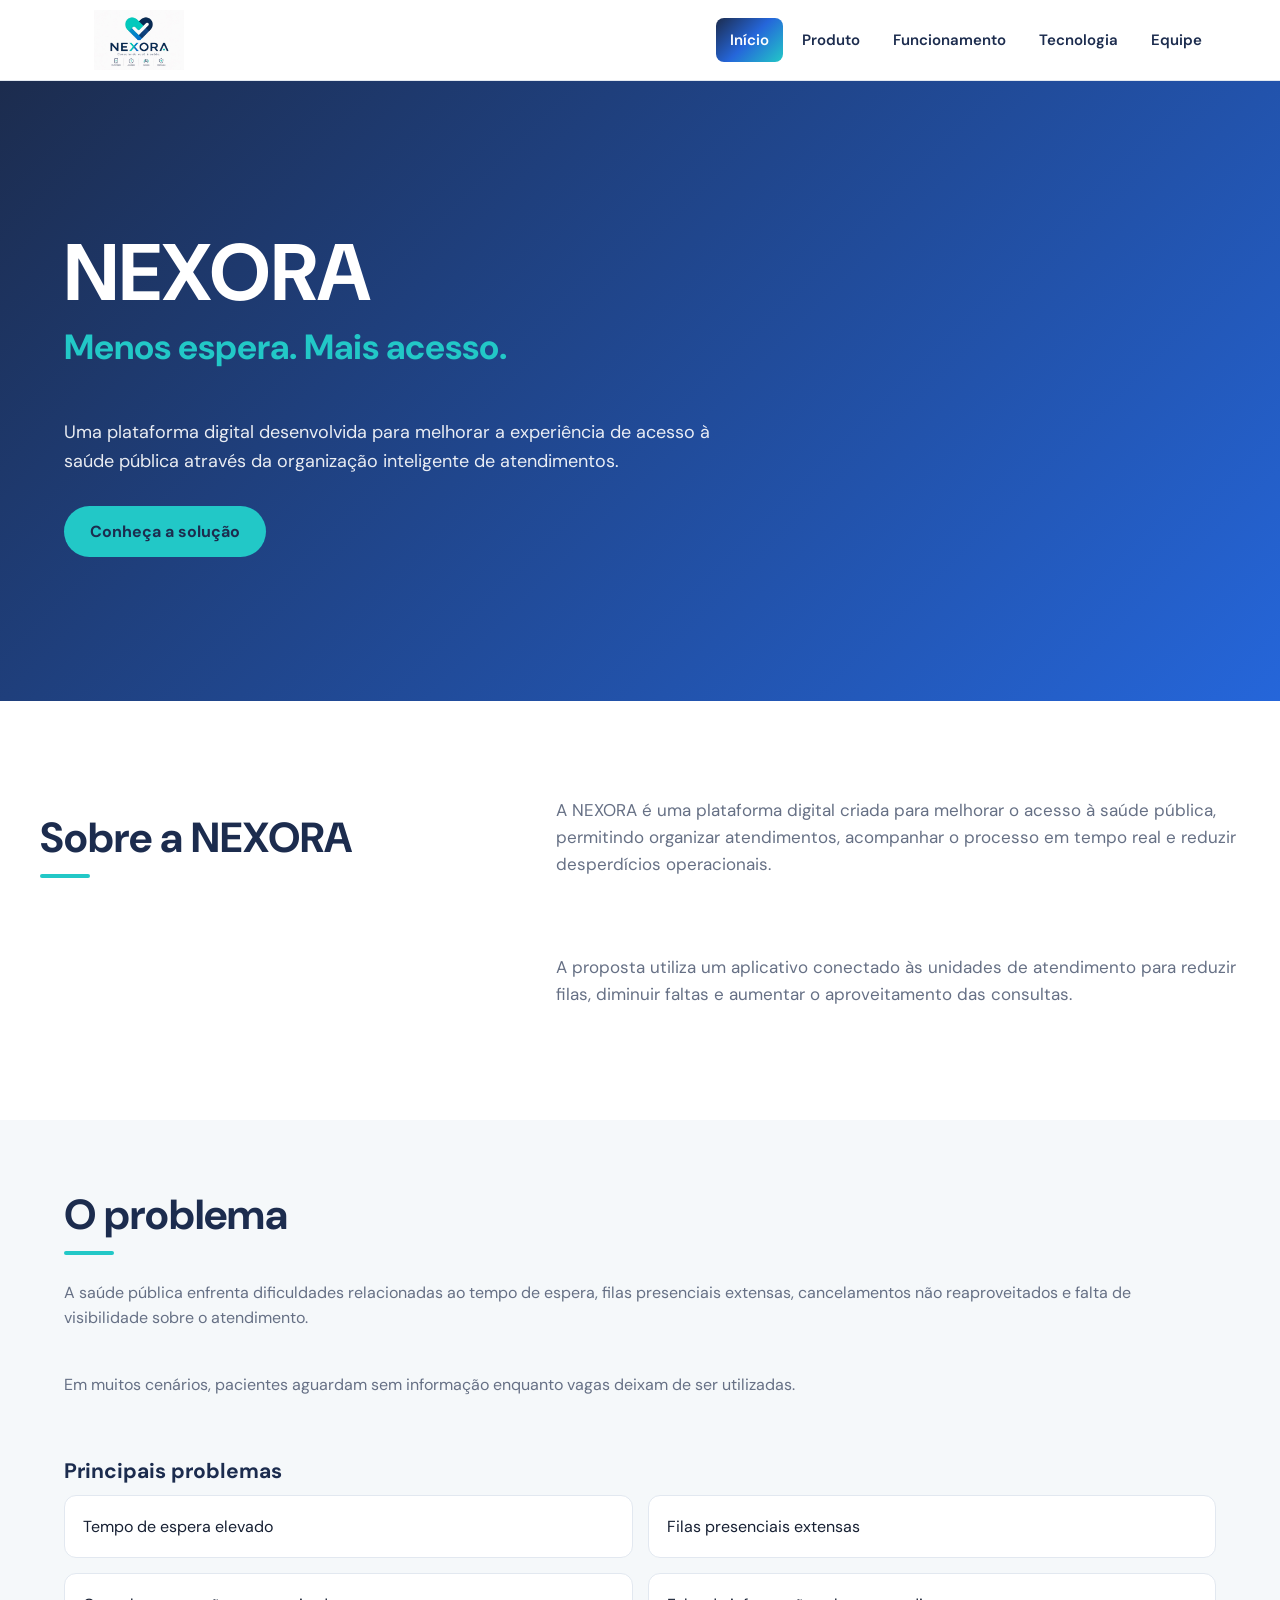
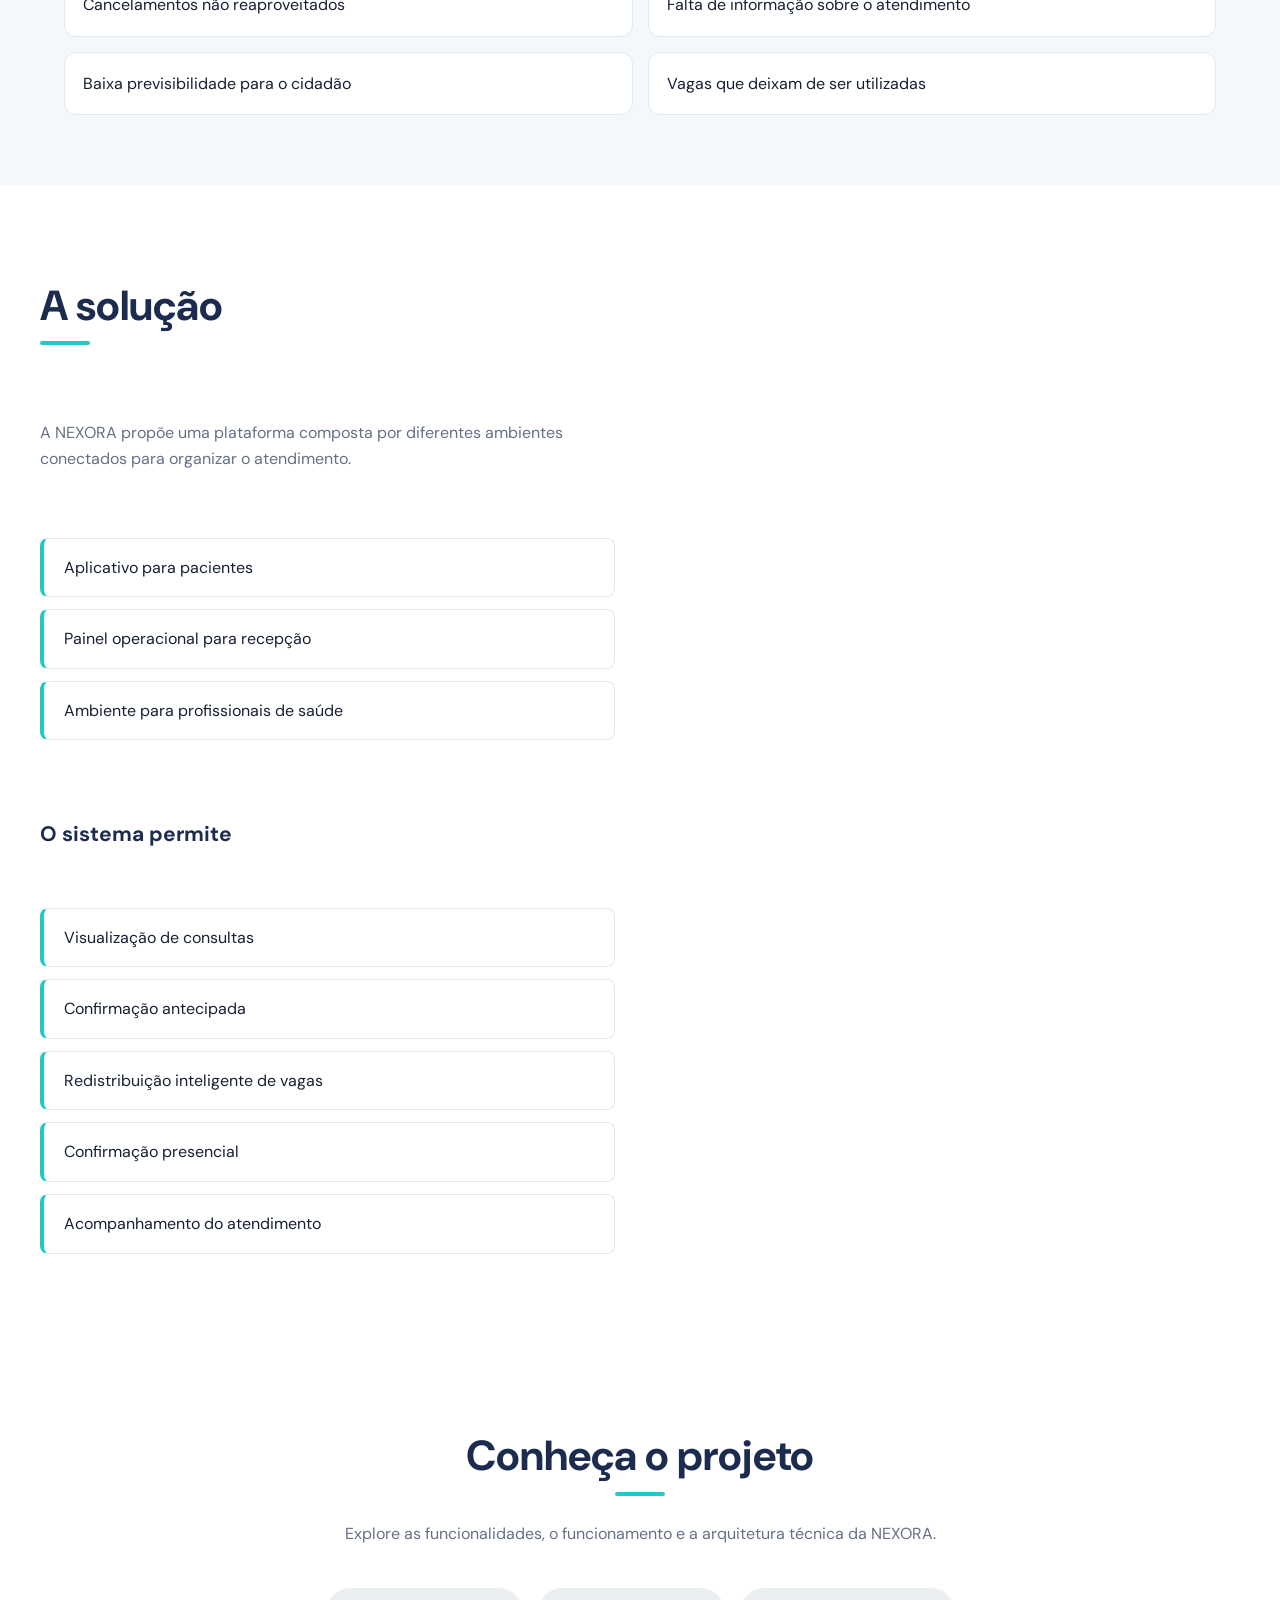
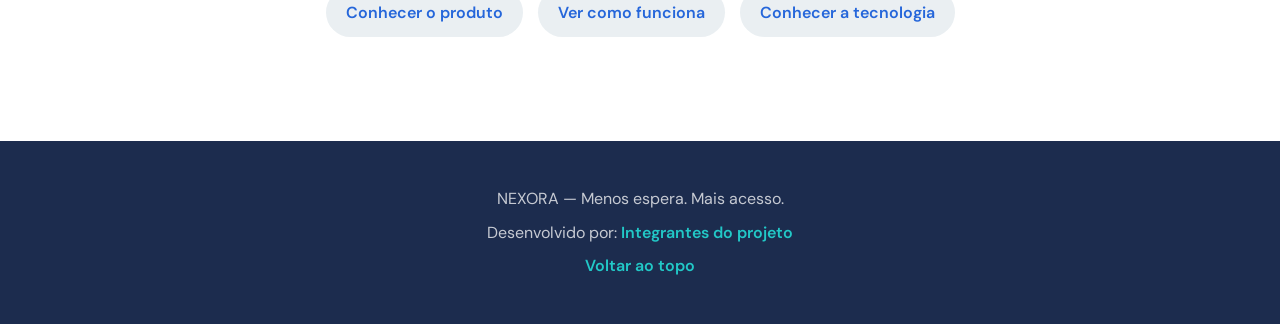
<file: index.html>
<!DOCTYPE html>
<html lang="pt-BR">

<head>
    <meta charset="UTF-8">
    <meta name="viewport" content="width=device-width, initial-scale=1.0">

    <title>NEXORA | Menos espera. Mais acesso.</title>

   
    <link rel="stylesheet" href="css/style.css">
</head>

<body>

<header>
    
    <div class="logo">
        <a href="index.html">
            <img src="img/Logo.jpeg" alt="NEXORA">
        </a>
    </div>

    <nav class="menu">
        <ul>
            <li><a href="index.html">Início</a></li>
            <li><a href="produto.html">Produto</a></li>
            <li><a href="funcionamento.html">Funcionamento</a></li>
            <li><a href="tecnologia.html">Tecnologia</a></li>
            <li><a href="equipe.html">Equipe</a></li>
        </ul>
    </nav>

</header>

    <main>

        <section id="inicio" class="hero">

            <h1>NEXORA</h1>

            <h2>Menos espera. Mais acesso.</h2>
<br>
            <p>
                Uma plataforma digital desenvolvida para melhorar a experiência
                de acesso à saúde pública através da organização inteligente
                de atendimentos.
            </p>

            <a href="#solucao">Conheça a solução</a>

        </section>

<br>
        <section id="sobre">

            <h2>Sobre a NEXORA</h2>

            <p>
                A NEXORA é uma plataforma digital criada para melhorar o acesso
                à saúde pública, permitindo organizar atendimentos,
                acompanhar o processo em tempo real e reduzir desperdícios
                operacionais.
            </p>
<br>
            <p>
                A proposta utiliza um aplicativo conectado às unidades de
                atendimento para reduzir filas, diminuir faltas e aumentar
                o aproveitamento das consultas.
            </p>

        </section>
<br>

        <section id="problema">

            <h2>O problema</h2>

            <p>
                A saúde pública enfrenta dificuldades relacionadas ao tempo
                de espera, filas presenciais extensas, cancelamentos não
                reaproveitados e falta de visibilidade sobre o atendimento.
            </p>
<br>
            <p>
                Em muitos cenários, pacientes aguardam sem informação enquanto
                vagas deixam de ser utilizadas.
            </p>
<br>
            <h3>Principais problemas</h3>

            <ul>
                <li>Tempo de espera elevado</li>
                <li>Filas presenciais extensas</li>
                <li>Cancelamentos não reaproveitados</li>
                <li>Falta de informação sobre o atendimento</li>
                <li>Baixa previsibilidade para o cidadão</li>
                <li>Vagas que deixam de ser utilizadas</li>
            </ul>

        </section>
<br>

        <section id="solucao">

            <h2>A solução</h2>

            <p>
                A NEXORA propõe uma plataforma composta por diferentes
                ambientes conectados para organizar o atendimento.
            </p>
<br>
            <ul>
                <li>Aplicativo para pacientes</li>
                <li>Painel operacional para recepção</li>
                <li>Ambiente para profissionais de saúde</li>
            </ul>
<br>
            <h3>O sistema permite</h3>
<br>
            <ul>
                <li>Visualização de consultas</li>
                <li>Confirmação antecipada</li>
                <li>Redistribuição inteligente de vagas</li>
                <li>Confirmação presencial</li>
                <li>Acompanhamento do atendimento</li>
            </ul>

        </section>
<br>


        <section id="navegacao">

            <h2>Conheça o projeto</h2>

            <p>
                Explore as funcionalidades, o funcionamento e a arquitetura
                técnica da NEXORA.
            </p>
<br>
            <ul>
                <li>
                    <a href="produto.html">Conhecer o produto</a>
                </li>

                <li>
                    <a href="funcionamento.html">Ver como funciona</a>
                </li>

                <li>
                    <a href="tecnologia.html">Conhecer a tecnologia</a>
                </li>
            </ul>

        </section>

    </main>

<br>
    <footer>

        <p>
            NEXORA — Menos espera. Mais acesso.
        </p>

        <p>
            Desenvolvido por:
            <a href="equipe.html">Integrantes do projeto</a>
        </p>

        <a href="#topo">Voltar ao topo</a>

    </footer>


    <script src="js/script.js"></script>

</body>

</html>
</file>
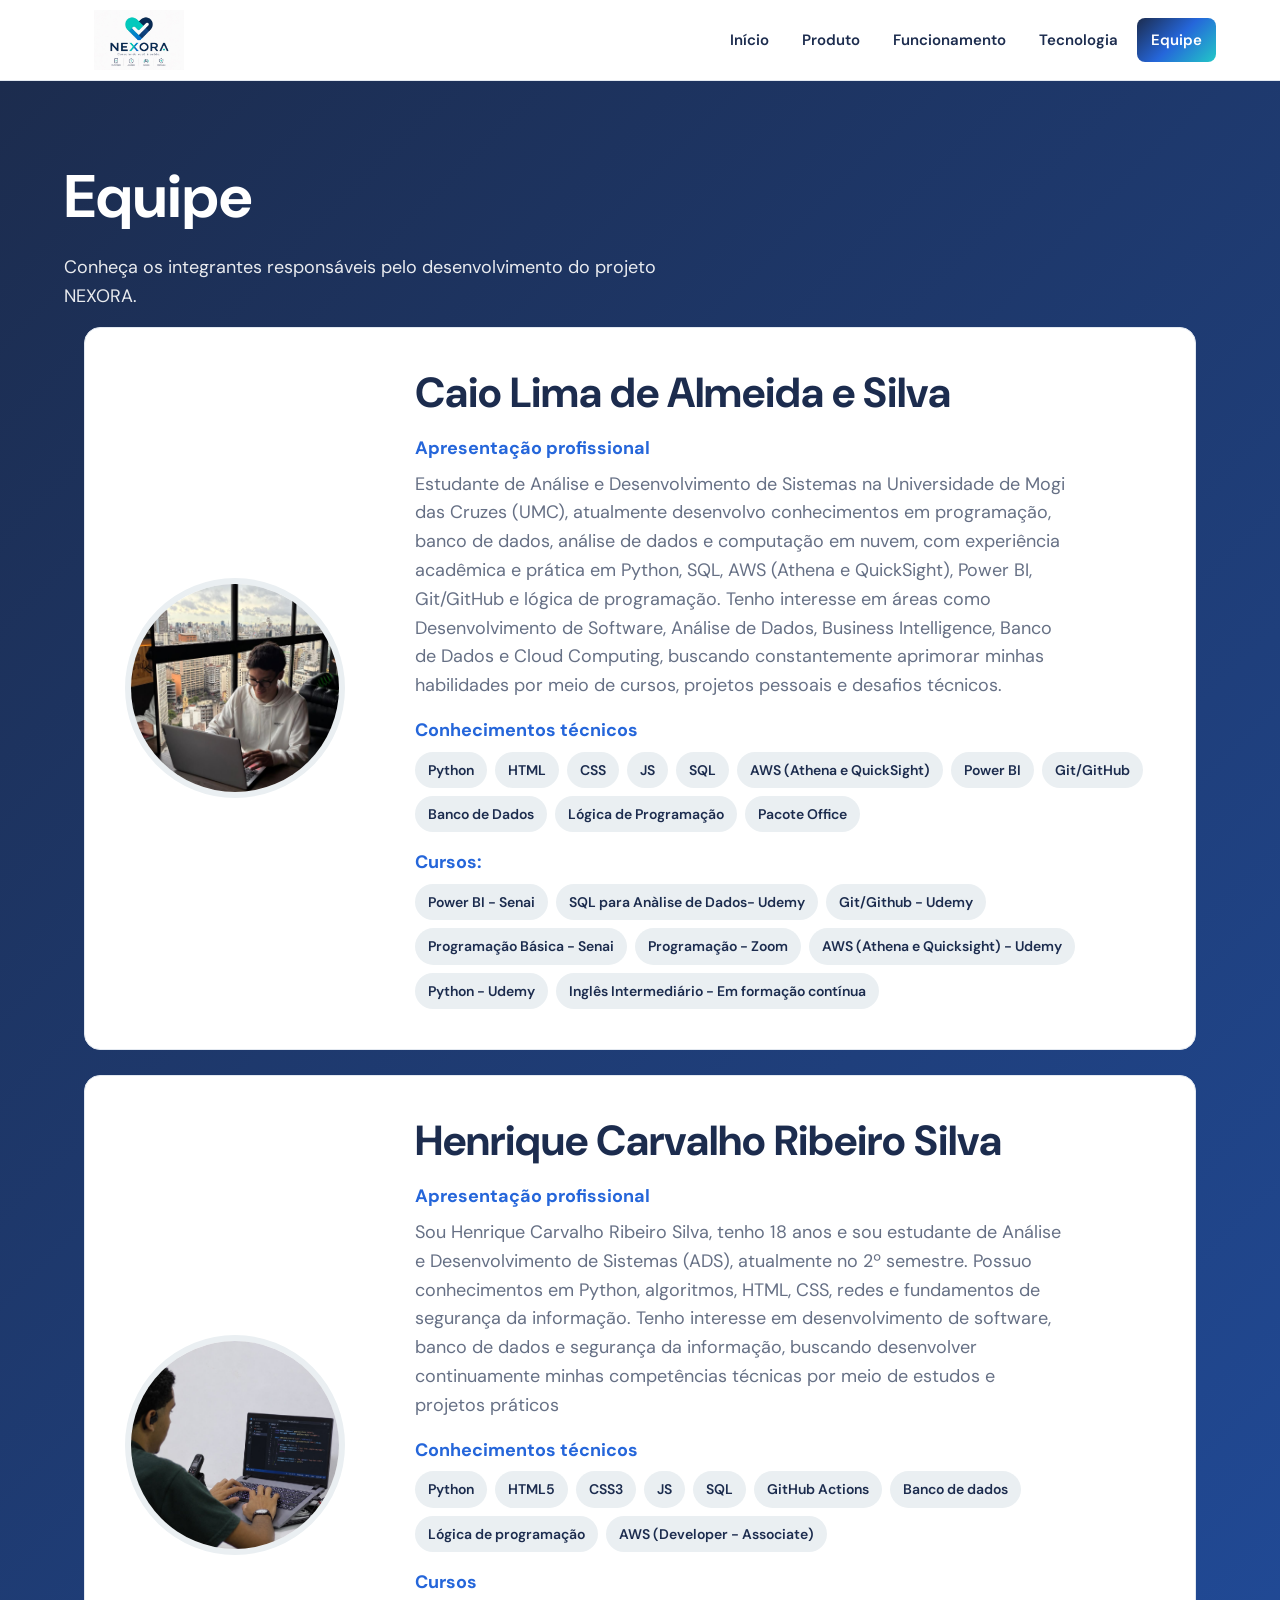
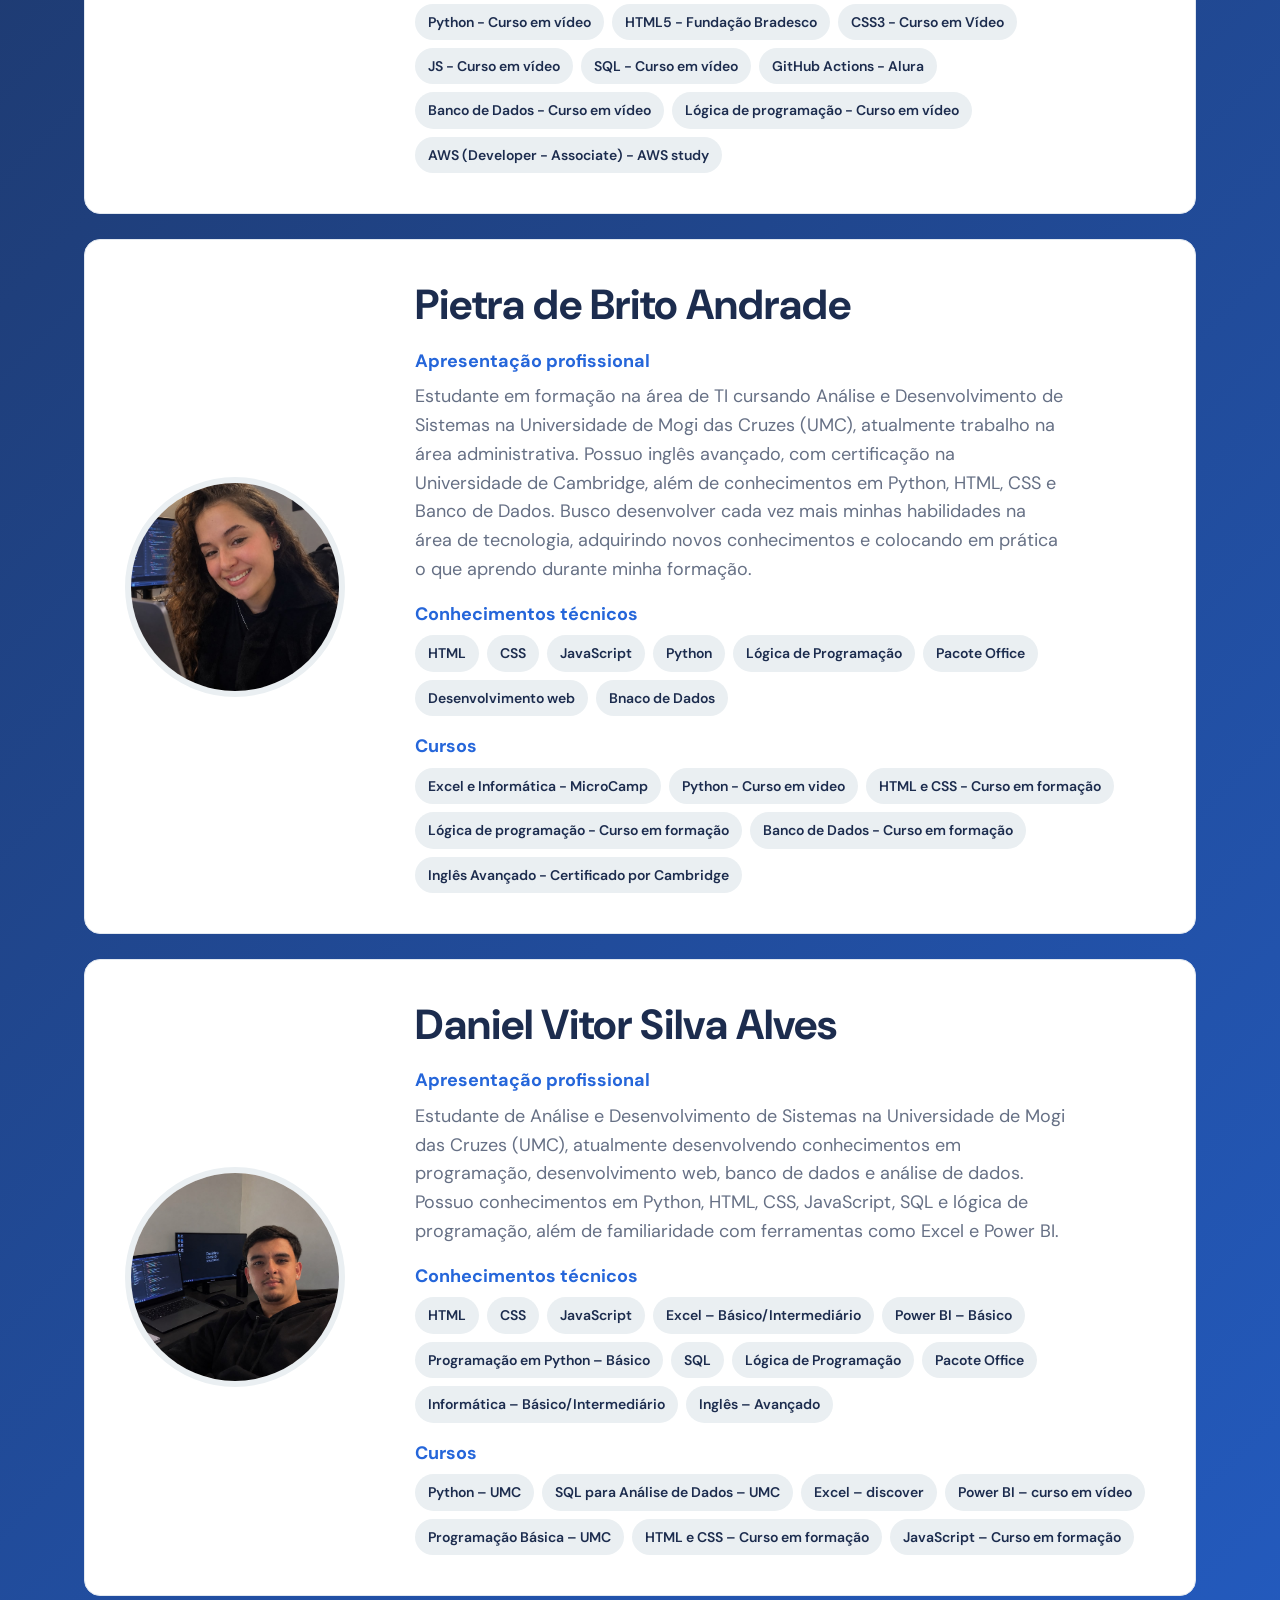
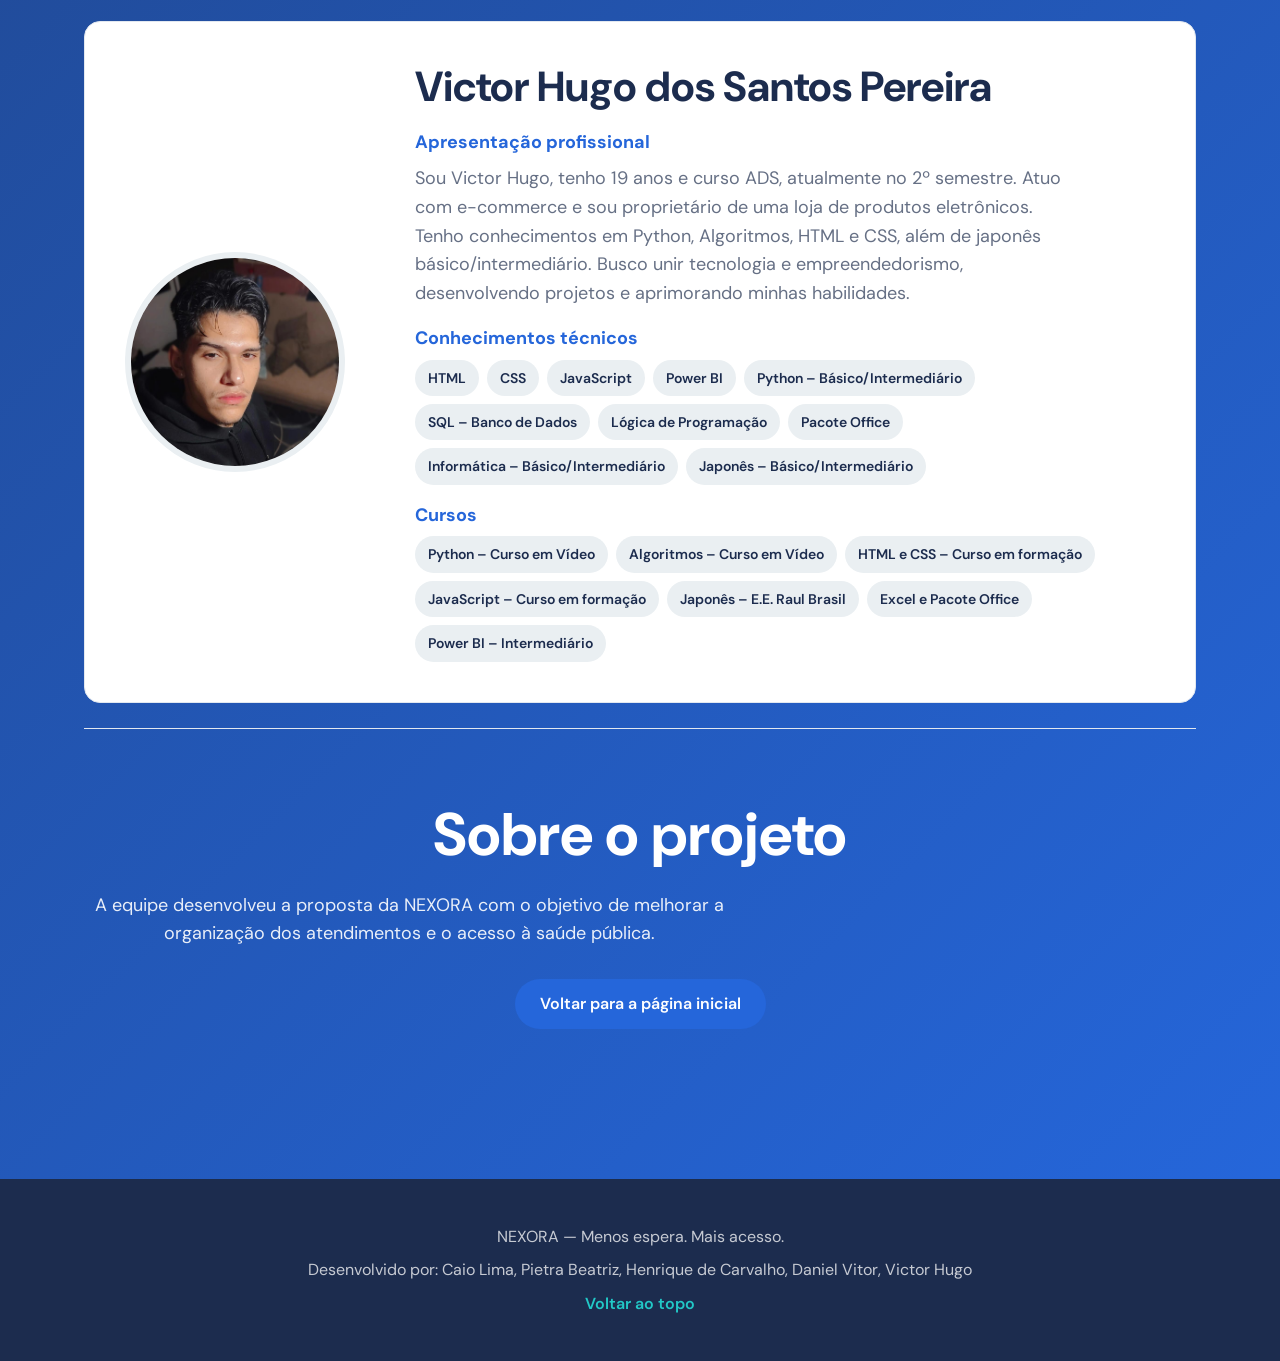
<file: equipe.html>
<!DOCTYPE html>
<html lang="pt-BR">

<head>

    <meta charset="UTF-8">
    <meta name="viewport" content="width=device-width, initial-scale=1.0">

    <title>NEXORA | Equipe</title>

    <link rel="stylesheet" href="css/style.css">

</head>

<body>


    <header>

    <div class="logo">
        <a href="index.html">
            <img src="img/Logo.jpeg" alt="NEXORA">
        </a>
    </div>

    <nav class="menu">
        <ul>
            <li><a href="index.html">Início</a></li>
            <li><a href="produto.html">Produto</a></li>
            <li><a href="funcionamento.html">Funcionamento</a></li>
            <li><a href="tecnologia.html">Tecnologia</a></li>
            <li><a href="equipe.html">Equipe</a></li>
        </ul>
    </nav>

</header>


    <main>


        <section class="pagina-titulo">

            <h1>Equipe</h1>

            <p>
                Conheça os integrantes responsáveis pelo desenvolvimento
                do projeto NEXORA.
            </p>

        <section class="integrante" id="integrante-1">

            <img
                src="img/integrante1.jpeg"
                alt="Foto do Caio Lima"
            > 

            <div>

                <h2>Caio Lima de Almeida e Silva</h2>

                <h3>Apresentação profissional</h3>

                <p>
                    Estudante de Análise e Desenvolvimento de Sistemas na Universidade de Mogi das Cruzes (UMC), atualmente desenvolvo conhecimentos em programação, banco de dados, análise de dados e computação em nuvem, com experiência acadêmica e prática em Python, SQL, AWS (Athena e QuickSight), Power BI, Git/GitHub e lógica de programação.

Tenho interesse em áreas como Desenvolvimento de Software, Análise de Dados, Business Intelligence, Banco de Dados e Cloud Computing, buscando constantemente aprimorar minhas habilidades por meio de cursos, projetos pessoais e desafios técnicos.
                </p>


                <h3>Conhecimentos técnicos</h3>

                <ul>

                    <li> Python</li>
                    <li> HTML</li>
                    <li> CSS</li>
                    <li> JS</li>
                    <li> SQL</li>
                    <li> AWS (Athena e QuickSight)</li>
                    <li> Power BI</li>               
                    <li> Git/GitHub</li>
                    <li> Banco de Dados</li>
                    <li> Lógica de Programação</li>
                    <li>Pacote Office</li>


                </ul>


                <h3>Cursos:</h3>

                <ul>

                    <li>Power BI - Senai</li>

                    <li>SQL para Anàlise de Dados- Udemy </li>

                    <li>Git/Github - Udemy</li>

                    <li>Programação Básica - Senai</li>

                    <li>Programação - Zoom</li>

                    <li>AWS (Athena e Quicksight) - Udemy</li>

                    <li>Python - Udemy</li>

                    <li> Inglês Intermediário - Em formação contínua</li>

                </ul>

            </div>

        </section>

        <section class="integrante" id="integrante-2">

            <img
                src="img/integrante2.jfif"
                alt="Foto do Henrique Carvalho"
            >

            <div>

                <h2>Henrique Carvalho Ribeiro Silva </h2>

                <h3>Apresentação profissional</h3>

                <p>
                    Sou Henrique Carvalho Ribeiro Silva, tenho 18 anos e sou estudante de Análise e Desenvolvimento de Sistemas (ADS), atualmente no 2º semestre. Possuo conhecimentos em Python, algoritmos, HTML, CSS, redes e fundamentos de segurança da informação.
Tenho interesse em desenvolvimento de software, banco de dados e segurança da informação, buscando desenvolver continuamente minhas competências técnicas por meio de estudos e projetos práticos
                </p>


                <h3>Conhecimentos técnicos</h3>

                <ul>

                    <li>Python</li>
                    <li>HTML5 </li>
                    <li>CSS3</li>
                    <li>JS </li> 
                    <li>SQL</li>
                    <li>GitHub Actions </li>
                    <li>Banco de dados </li>
                    <li>Lógica de programação </li>
                    <li>AWS (Developer - Associate) </li>

                </ul>


                <h3>Cursos</h3>

                <ul>

                    <li>Python - Curso em vídeo </li>
                    <li>HTML5 - Fundação Bradesco </li>
                    <li>CSS3 - Curso em Vídeo </li>
                    <li>JS - Curso em vídeo </li> 
                    <li>SQL - Curso em vídeo </li>
                    <li>GitHub Actions - Alura </li>
                    <li>Banco de Dados - Curso em vídeo </li>
                    <li>Lógica de programação - Curso em vídeo </li>
                    <li>AWS (Developer - Associate) - AWS study</li>

                </ul>

            </div>

        </section>

        <section class="integrante" id="integrante-3">

            <img
                src="img/integrante3.jpeg"
                alt="Foto da  Pietra Beatriz"
            >

            <div>

                <h2>Pietra de Brito Andrade</h2>

                <h3>Apresentação profissional</h3>

                <p>
                    Estudante em formação na área de TI cursando Análise e Desenvolvimento de Sistemas na Universidade de Mogi das Cruzes (UMC), atualmente trabalho na área administrativa.
Possuo inglês avançado, com certificação na Universidade de Cambridge, além de conhecimentos em Python, HTML, CSS e Banco de Dados. Busco desenvolver cada vez mais minhas habilidades na área de tecnologia, adquirindo novos conhecimentos e colocando em prática o que aprendo durante minha formação.
                </p>


                <h3>Conhecimentos técnicos</h3>

                <ul>

                    <li>HTML</li>

                    <li>CSS</li>

                    <li>JavaScript</li>

                    <li> Python</li>

                    <li>Lógica de Programação</li>

                    <li>Pacote Office</li>

                    <li>Desenvolvimento web</li>

                    <li>Bnaco de Dados</li>

                </ul>


                <h3>Cursos</h3>

                <ul>

                    <li>Excel e Informática - MicroCamp</li>
                    <li>Python - Curso em video </li>
                    <li>HTML e CSS - Curso em formação </li>
                    <li>Lógica de programação - Curso em formação  </li>
                    <li>Banco de Dados - Curso em formação </li>
                    <li>Inglês Avançado - Certificado por Cambridge</li>



                </ul>

            </div>

        </section>

        <section class="integrante" id="integrante-4">

            <img
                src="img/integrante4.jpeg"
                alt="Foto do Daniel Vitor"
            >

            <div>

                <h2>Daniel Vitor Silva Alves </h2>

                <h3>Apresentação profissional</h3>

                <p>
                    Estudante de Análise e Desenvolvimento de Sistemas na Universidade de Mogi das Cruzes (UMC), atualmente desenvolvendo conhecimentos em programação, desenvolvimento web, banco de dados e análise de dados. Possuo conhecimentos em Python, HTML, CSS, JavaScript, SQL e lógica de programação, além de familiaridade com ferramentas como Excel e Power BI.
                </p>


                <h3>Conhecimentos técnicos</h3>

                <ul>

                    <li>HTML</li>

                    <li>CSS</li>

                    <li>JavaScript</li>

                    <li> Excel – Básico/Intermediário</li>

                    <li>Power BI – Básico </li>

                    <li>Programação em Python – Básico</li>

                    <li> SQL  </li>

                    <li> Lógica de Programação </li>

                    <li> Pacote Office</li>

                    <li>Informática – Básico/Intermediário</li>

                    <li>Inglês – Avançado </li>

                </ul>


                <h3>Cursos</h3>

                <ul>

                    <li>Python – UMC </li>

                    <li>SQL para Análise de Dados – UMC </li>

                    <li>Excel – discover </li>

                    <li>Power BI – curso em vídeo </li>

                    <li>Programação Básica – UMC </li>

                    <li>HTML e CSS – Curso em formação</li>

                    <li>JavaScript – Curso em formação</li>

                </ul>

            </div>

        </section>

        <section class="integrante" id="integrante-5">

            <img
                src="img/integrante5.jfif"
                alt="Foto do Victor Hugo"
            >

            <div>

                <h2>Victor Hugo dos Santos Pereira </h2>

                <h3>Apresentação profissional</h3>

                <p>
                    Sou Victor Hugo, tenho 19 anos e curso ADS, atualmente no 2º semestre. Atuo com e-commerce e sou proprietário de uma loja de produtos eletrônicos.
Tenho conhecimentos em Python, Algoritmos, HTML e CSS, além de japonês básico/intermediário. Busco unir tecnologia e empreendedorismo, desenvolvendo projetos e aprimorando minhas habilidades.
                </p>


                <h3>Conhecimentos técnicos</h3>

                <ul>

                    <li>HTML</li>

                    <li>CSS</li>

                    <li>JavaScript</li>

                    <li>Power BI</li>

                    <li>Python – Básico/Intermediário</li>

                    <li>SQL – Banco de Dados</li>

                    <li>Lógica de Programação</li>

                    <li>Pacote Office</li>

                    <li> Informática – Básico/Intermediário</li>

                    <li>Japonês – Básico/Intermediário</li>

                </ul>


                <h3>Cursos</h3>

                <ul>

                    <li>Python – Curso em Vídeo</li>

                    <li>Algoritmos – Curso em Vídeo</li>

                    <li>HTML e CSS – Curso em formação</li>

                    <li>JavaScript – Curso em formação</li>

                    <li>Japonês – E.E. Raul Brasil</li>

                    <li>Excel e Pacote Office</li>

                    <li>Power BI – Intermediário</li>

                </ul>

            </div>

        </section>


        <section id="projeto">

            <h1>Sobre o projeto</h1>

            <p>
                A equipe desenvolveu a proposta da NEXORA com o objetivo
                de melhorar a organização dos atendimentos e o acesso
                à saúde pública.
            </p>

            <a href="index.html">
                Voltar para a página inicial
            </a>

        </section>

    </main>


    <footer>

        <p>
            NEXORA — Menos espera. Mais acesso.
        </p>

        <p>
            Desenvolvido por:
            Caio Lima, Pietra Beatriz, Henrique de Carvalho, Daniel Vitor, Victor Hugo
        </p>

        <a href="#topo">Voltar ao topo</a>

    </footer>

    
    <script src="js/script.js"></script>

</body>

</html>
</file>
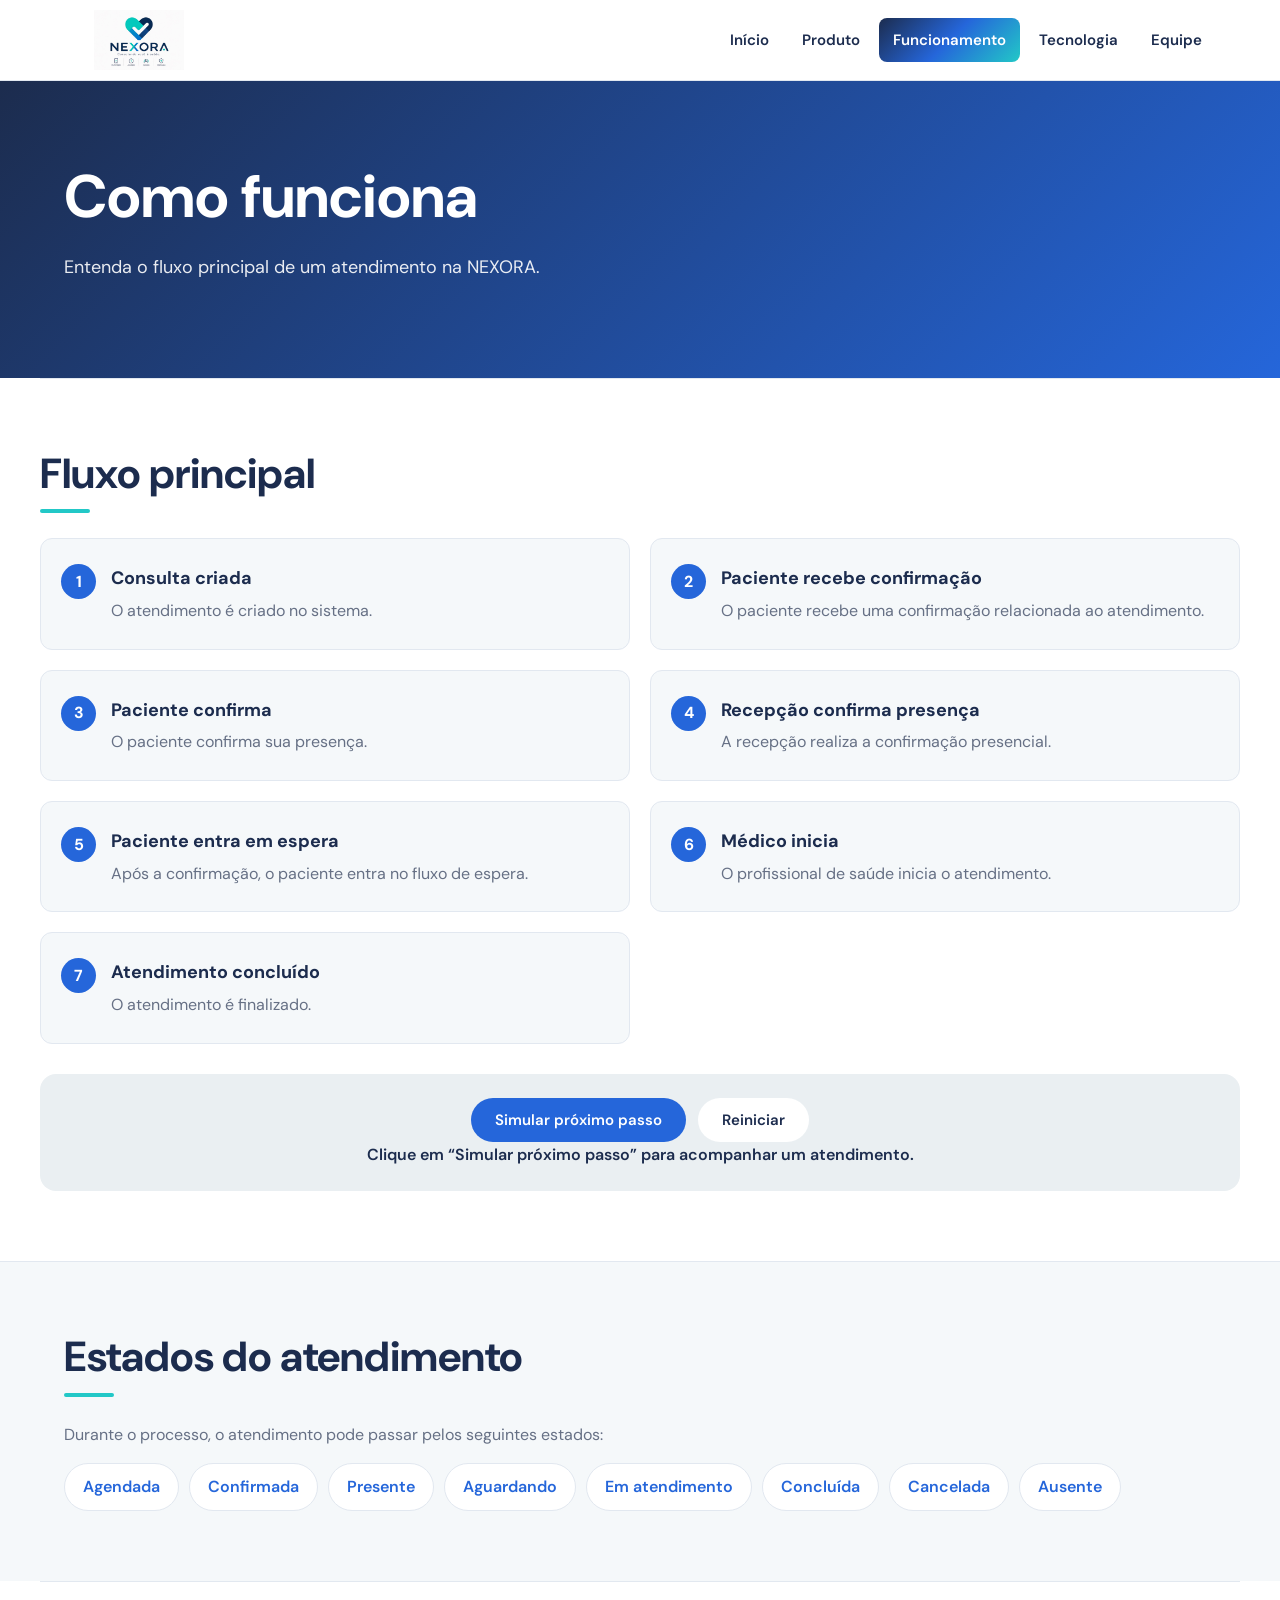
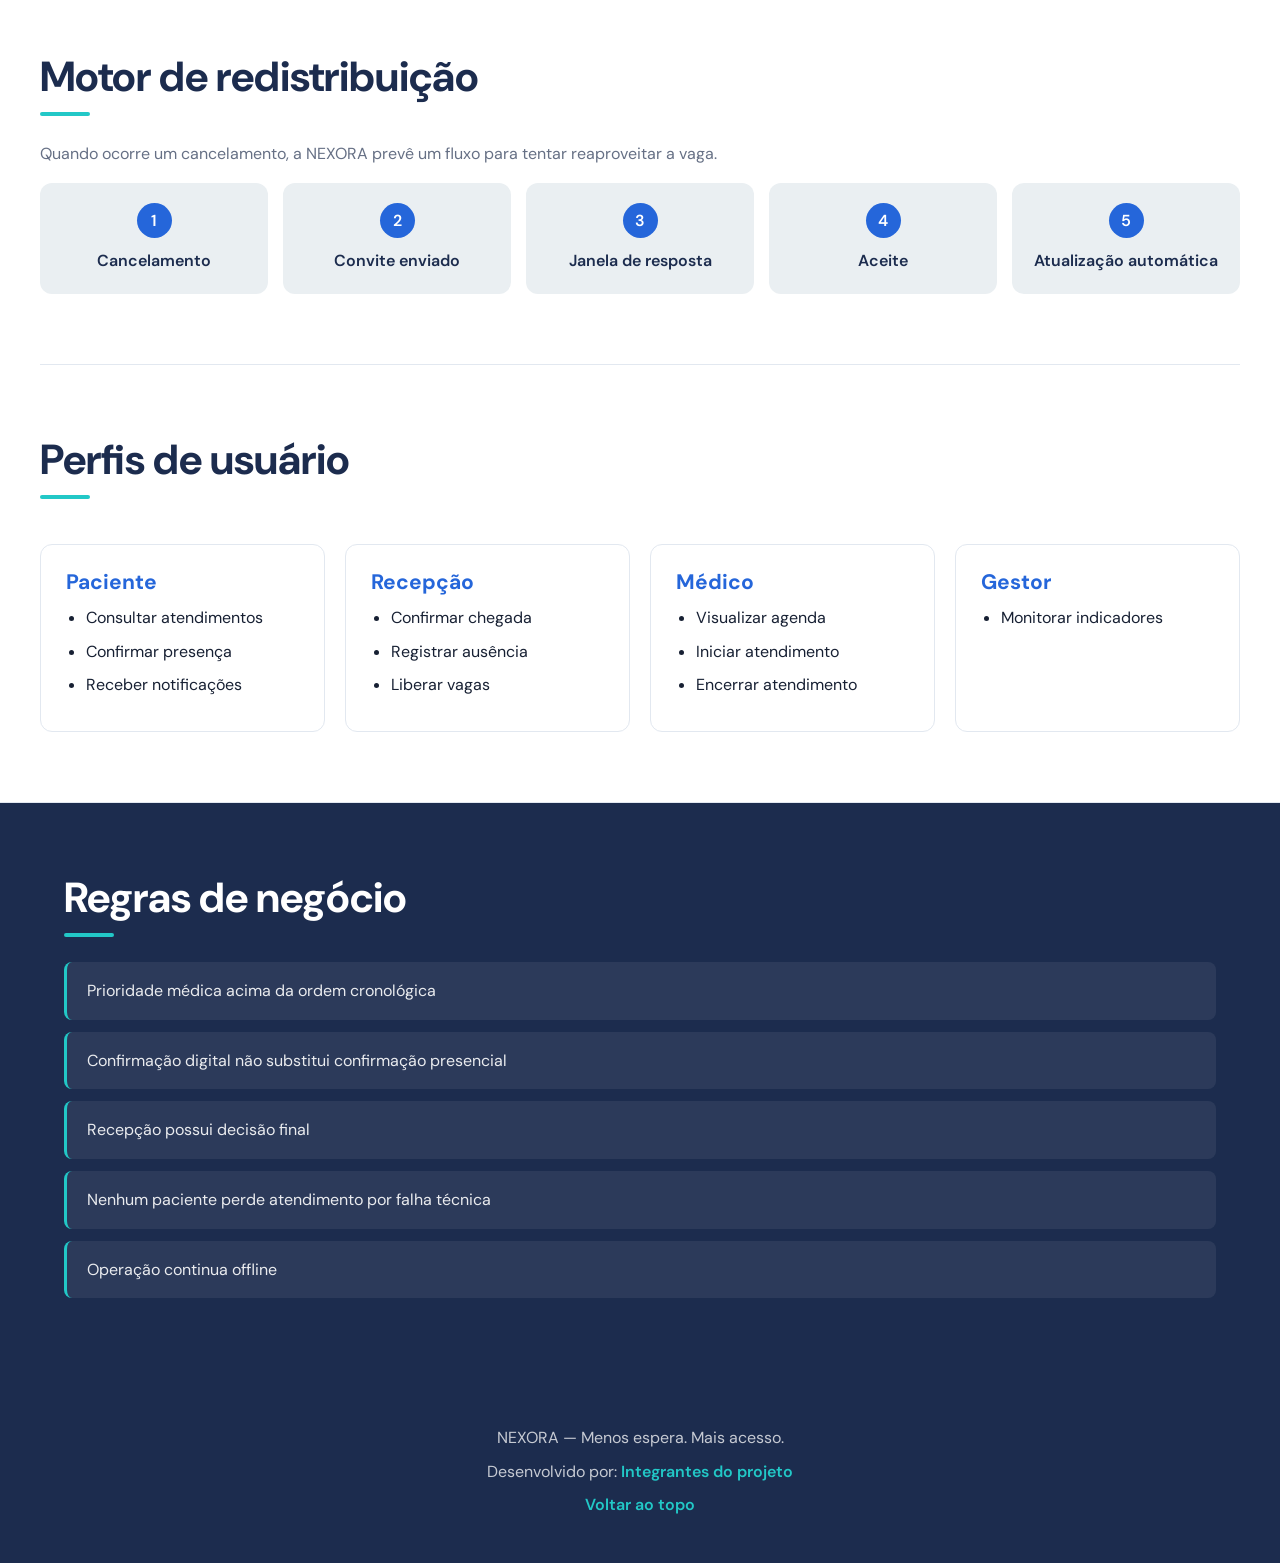
<file: funcionamento.html>
<!DOCTYPE html>
<html lang="pt-BR">

<head>

    <meta charset="UTF-8">
    <meta name="viewport" content="width=device-width, initial-scale=1.0">

    <title>NEXORA | Funcionamento</title>

    <link rel="stylesheet" href="css/style.css">

</head>

<body>

</body>
<header>
    <div class="logo">
        <a href="index.html">
            <img src="img/Logo.jpeg" alt="NEXORA">
        </a>
    </div>

    <nav class="menu">
        <ul>
            <li><a href="index.html">Início</a></li>
            <li><a href="produto.html">Produto</a></li>
            <li><a href="funcionamento.html">Funcionamento</a></li>
            <li><a href="tecnologia.html">Tecnologia</a></li>
            <li><a href="equipe.html">Equipe</a></li>
        </ul>
    </nav>

</header>

    <main>


        <section class="pagina-titulo">

            <h1>Como funciona</h1>

            <p>
                Entenda o fluxo principal de um atendimento na NEXORA.
            </p>

        </section>


        <section id="fluxo">

            <h2>Fluxo principal</h2>

            <ol>

                <li>
                    <strong>Consulta criada</strong>

                    <p>
                        O atendimento é criado no sistema.
                    </p>
                </li>


                <li>
                    <strong>Paciente recebe confirmação</strong>

                    <p>
                        O paciente recebe uma confirmação relacionada
                        ao atendimento.
                    </p>
                </li>


                <li>
                    <strong>Paciente confirma</strong>

                    <p>
                        O paciente confirma sua presença.
                    </p>
                </li>


                <li>
                    <strong>Recepção confirma presença</strong>

                    <p>
                        A recepção realiza a confirmação presencial.
                    </p>
                </li>


                <li>
                    <strong>Paciente entra em espera</strong>

                    <p>
                        Após a confirmação, o paciente entra no fluxo
                        de espera.
                    </p>
                </li>


                <li>
                    <strong>Médico inicia</strong>

                    <p>
                        O profissional de saúde inicia o atendimento.
                    </p>
                </li>


                <li>
                    <strong>Atendimento concluído</strong>

                    <p>
                        O atendimento é finalizado.
                    </p>
                </li>

            </ol>

        </section>


        <section id="estados">

            <h2>Estados do atendimento</h2>

            <p>
                Durante o processo, o atendimento pode passar pelos
                seguintes estados:
            </p>

            <ul>

                <li>Agendada</li>

                <li>Confirmada</li>

                <li>Presente</li>

                <li>Aguardando</li>

                <li>Em atendimento</li>

                <li>Concluída</li>

                <li>Cancelada</li>

                <li>Ausente</li>

            </ul>

        </section>


        <section id="redistribuicao">

            <h2>Motor de redistribuição</h2>

            <p>
                Quando ocorre um cancelamento, a NEXORA prevê um fluxo
                para tentar reaproveitar a vaga.
            </p>

            <ol>

                <li>Cancelamento</li>

                <li>Convite enviado</li>

                <li>Janela de resposta</li>

                <li>Aceite</li>

                <li>Atualização automática</li>

            </ol>

        </section>


        <section id="perfis">

            <h2>Perfis de usuário</h2>


            <article>

                <h3>Paciente</h3>

                <ul>

                    <li>Consultar atendimentos</li>

                    <li>Confirmar presença</li>

                    <li>Receber notificações</li>

                </ul>

            </article>


            <article>

                <h3>Recepção</h3>

                <ul>

                    <li>Confirmar chegada</li>

                    <li>Registrar ausência</li>

                    <li>Liberar vagas</li>

                </ul>

            </article>


            <article>

                <h3>Médico</h3>

                <ul>

                    <li>Visualizar agenda</li>

                    <li>Iniciar atendimento</li>

                    <li>Encerrar atendimento</li>

                </ul>

            </article>


            <article>

                <h3>Gestor</h3>

                <ul>

                    <li>Monitorar indicadores</li>

                </ul>

            </article>

        </section>


        <section id="regras">

            <h2>Regras de negócio</h2>

            <ul>

                <li>
                    Prioridade médica acima da ordem cronológica
                </li>

                <li>
                    Confirmação digital não substitui confirmação presencial
                </li>

                <li>
                    Recepção possui decisão final
                </li>

                <li>
                    Nenhum paciente perde atendimento por falha técnica
                </li>

                <li>
                    Operação continua offline
                </li>

            </ul>

        </section>

    </main>


    <footer>

        <p>
            NEXORA — Menos espera. Mais acesso.
        </p>

        <p>
            Desenvolvido por:
            <a href="equipe.html">Integrantes do projeto</a>
        </p>

        <a href="#topo">Voltar ao topo</a>

    </footer>


    <script src="js/script.js"></script>

</body>

</html>
</file>
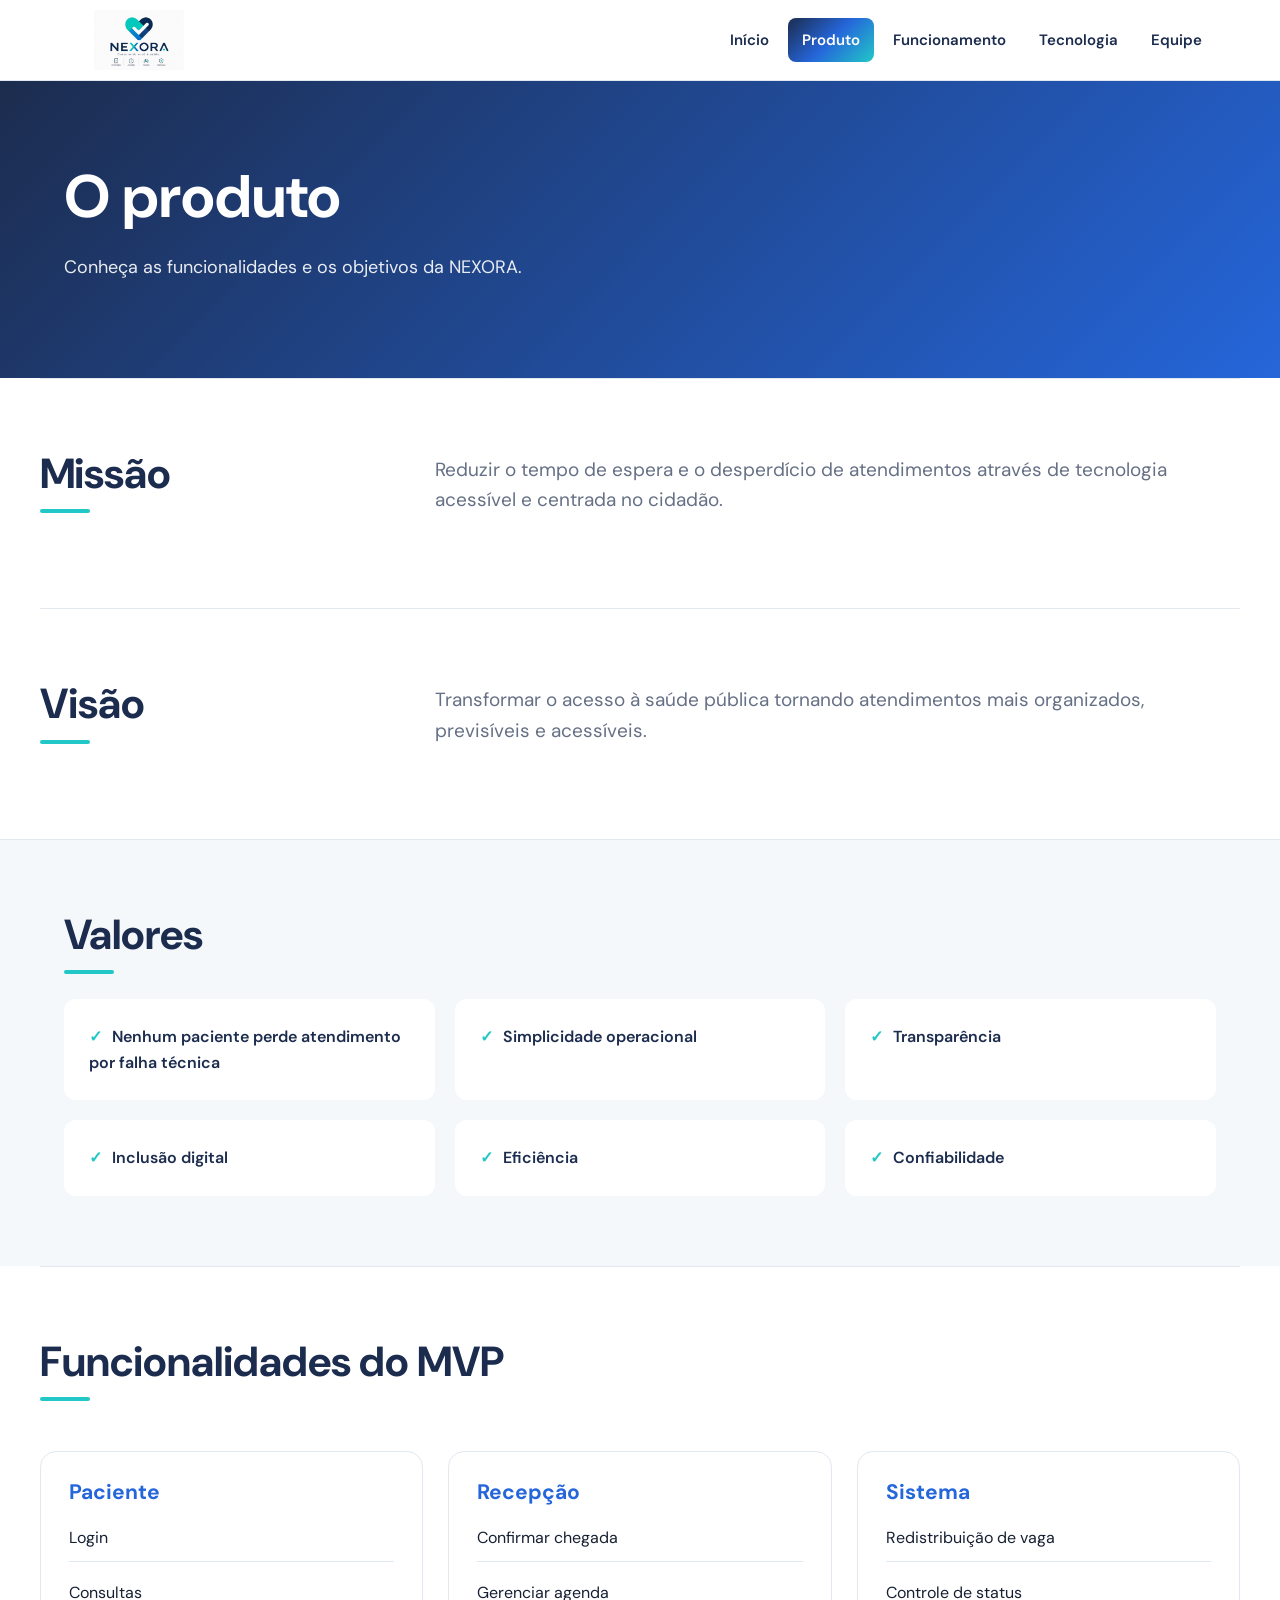
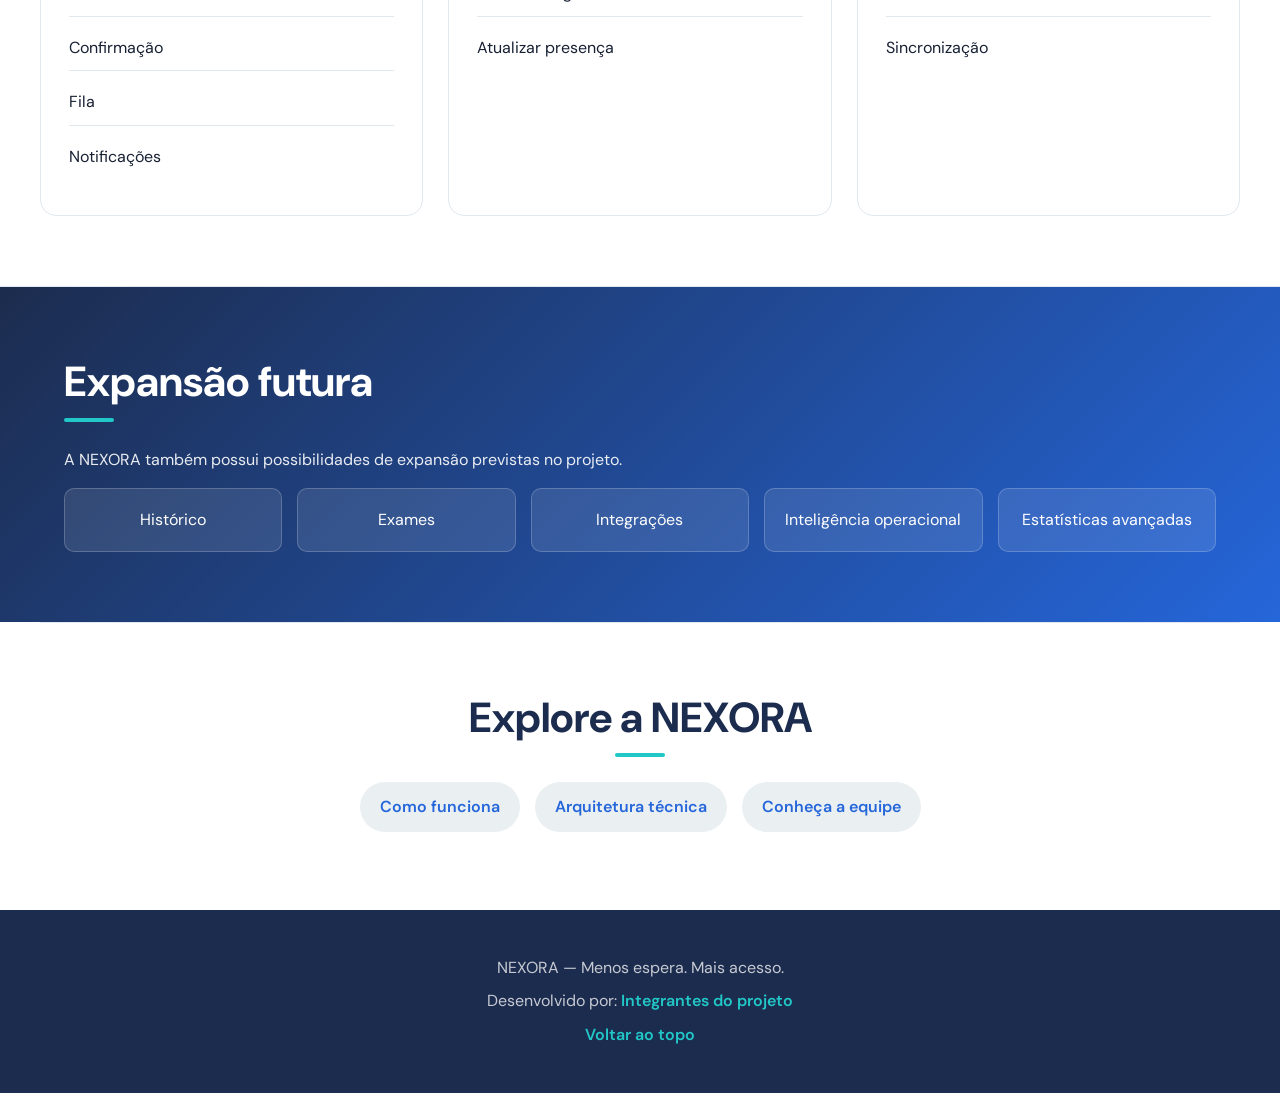
<file: produto.html>
<!DOCTYPE html>
<html lang="pt-BR">

<head>

    <meta charset="UTF-8">
    <meta name="viewport" content="width=device-width, initial-scale=1.0">

    <title>NEXORA | Produto</title>

    <link rel="stylesheet" href="css/style.css">

</head>

<body>

    <header>

    <div class="logo">
        <a href="index.html">
            <img src="img/Logo.jpeg" alt="NEXORA">
        </a>
    </div>

    <nav class="menu">
        <ul>
            <li><a href="index.html">Início</a></li>
            <li><a href="produto.html">Produto</a></li>
            <li><a href="funcionamento.html">Funcionamento</a></li>
            <li><a href="tecnologia.html">Tecnologia</a></li>
            <li><a href="equipe.html">Equipe</a></li>
        </ul>
    </nav>

</header>

    <main>


        <section class="pagina-titulo">

            <h1>O produto</h1>

            <p>
                Conheça as funcionalidades e os objetivos da NEXORA.
            </p>

        </section>



        <section id="missao">

            <h2>Missão</h2>

            <p>
                Reduzir o tempo de espera e o desperdício de atendimentos
                através de tecnologia acessível e centrada no cidadão.
            </p>

        </section>


        <section id="visao">

            <h2>Visão</h2>

            <p>
                Transformar o acesso à saúde pública tornando atendimentos
                mais organizados, previsíveis e acessíveis.
            </p>

        </section>


        <section id="valores">

            <h2>Valores</h2>

            <ul>

                <li>Nenhum paciente perde atendimento por falha técnica</li>

                <li>Simplicidade operacional</li>

                <li>Transparência</li>

                <li>Inclusão digital</li>

                <li>Eficiência</li>

                <li>Confiabilidade</li>

            </ul>

        </section>


        <section id="funcionalidades">

            <h2>Funcionalidades do MVP</h2>


            <article class="funcionalidade">

                <h3>Paciente</h3>

                <ul>

                    <li>Login</li>

                    <li>Consultas</li>

                    <li>Confirmação</li>

                    <li>Fila</li>

                    <li>Notificações</li>

                </ul>

            </article>


            <article class="funcionalidade">

                <h3>Recepção</h3>

                <ul>

                    <li>Confirmar chegada</li>

                    <li>Gerenciar agenda</li>

                    <li>Atualizar presença</li>

                </ul>

            </article>


            <article class="funcionalidade">

                <h3>Sistema</h3>

                <ul>

                    <li>Redistribuição de vaga</li>

                    <li>Controle de status</li>

                    <li>Sincronização</li>

                </ul>

            </article>

        </section>


        <section id="expansao">

            <h2>Expansão futura</h2>

            <p>
                A NEXORA também possui possibilidades de expansão previstas
                no projeto.
            </p>

            <ul>

                <li>Histórico</li>

                <li>Exames</li>

                <li>Integrações</li>

                <li>Inteligência operacional</li>

                <li>Estatísticas avançadas</li>

            </ul>

        </section>


        <section id="links">

            <h2>Explore a NEXORA</h2>

            <ul>

                <li>
                    <a href="funcionamento.html">
                        Como funciona
                    </a>
                </li>

                <li>
                    <a href="tecnologia.html">
                        Arquitetura técnica
                    </a>
                </li>

                <li>
                    <a href="equipe.html">
                        Conheça a equipe
                    </a>
                </li>

            </ul>

        </section>

    </main>


    <footer>

        <p>
            NEXORA — Menos espera. Mais acesso.
        </p>

        <p>
            Desenvolvido por:
            <a href="equipe.html">Integrantes do projeto</a>
        </p>

        <a href="#topo">Voltar ao topo</a>

    </footer>


    <script src="js/script.js"></script>

</body>

</html>
</file>
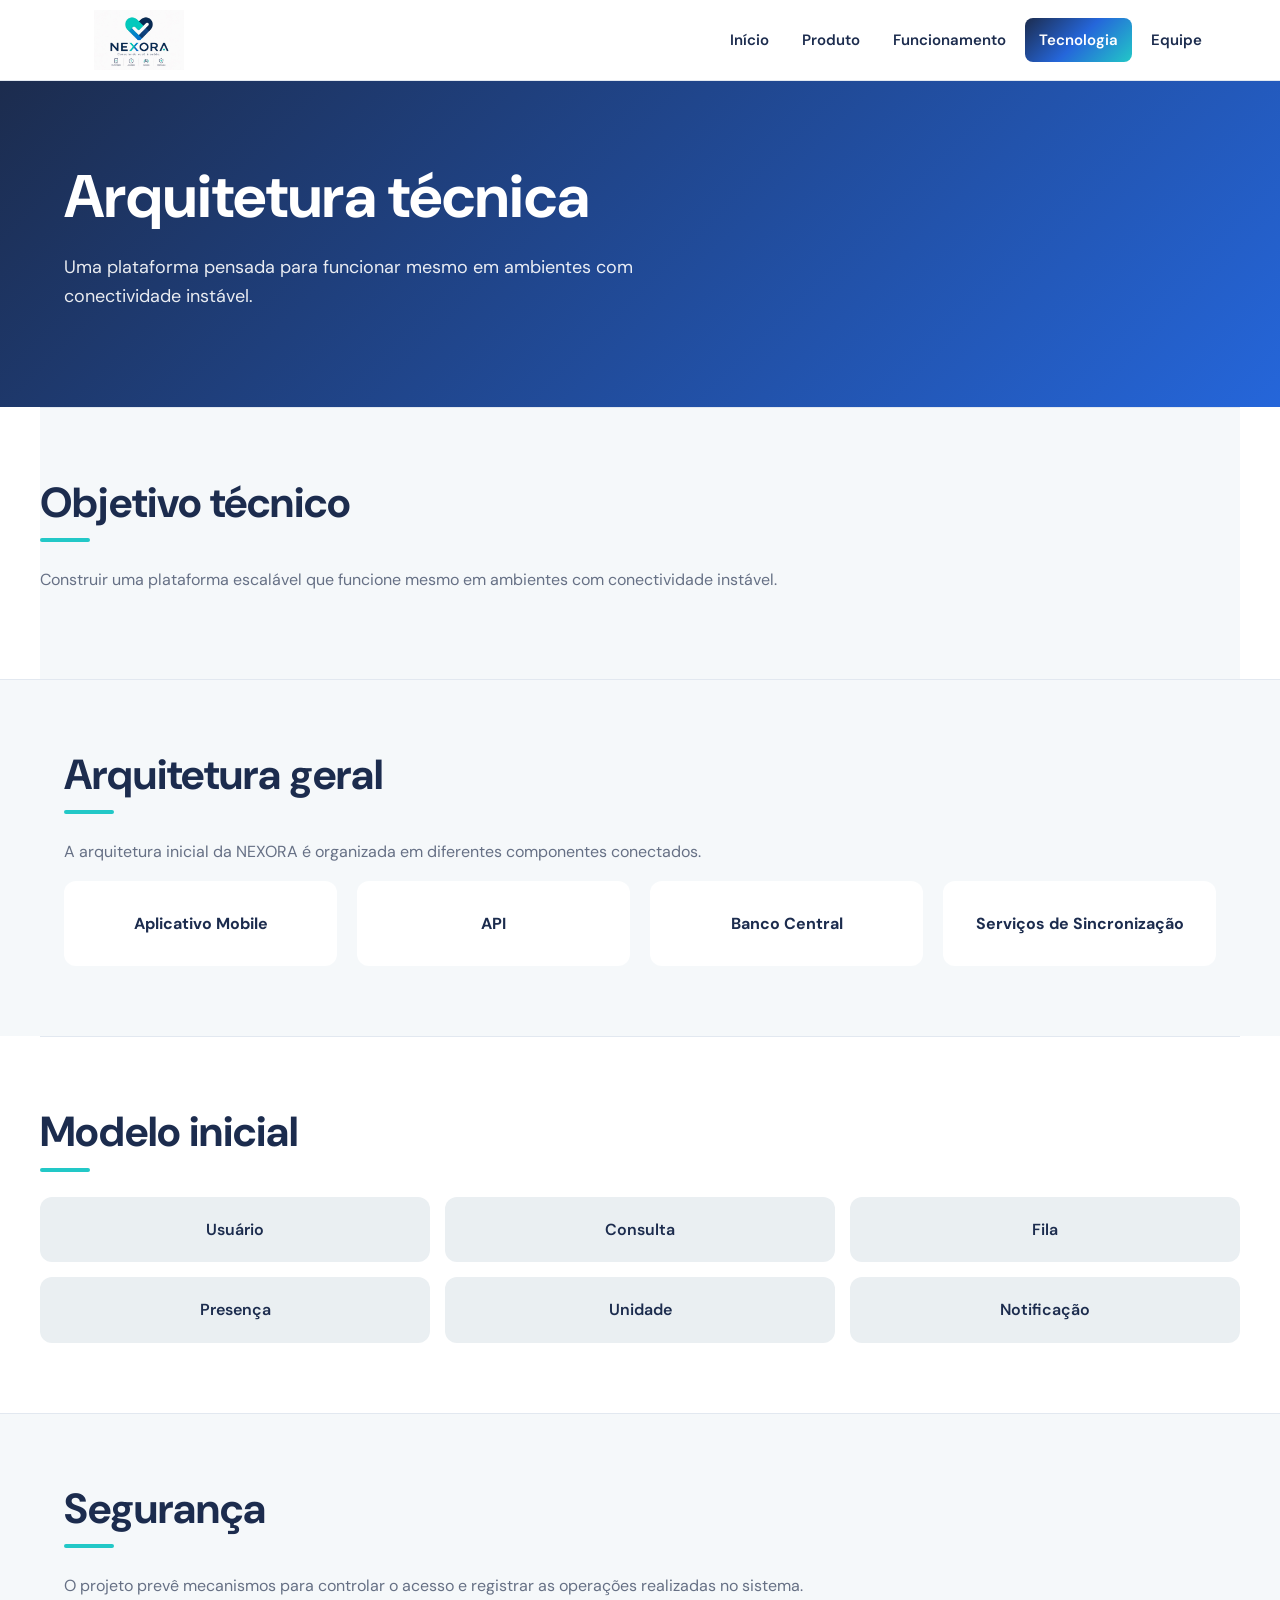
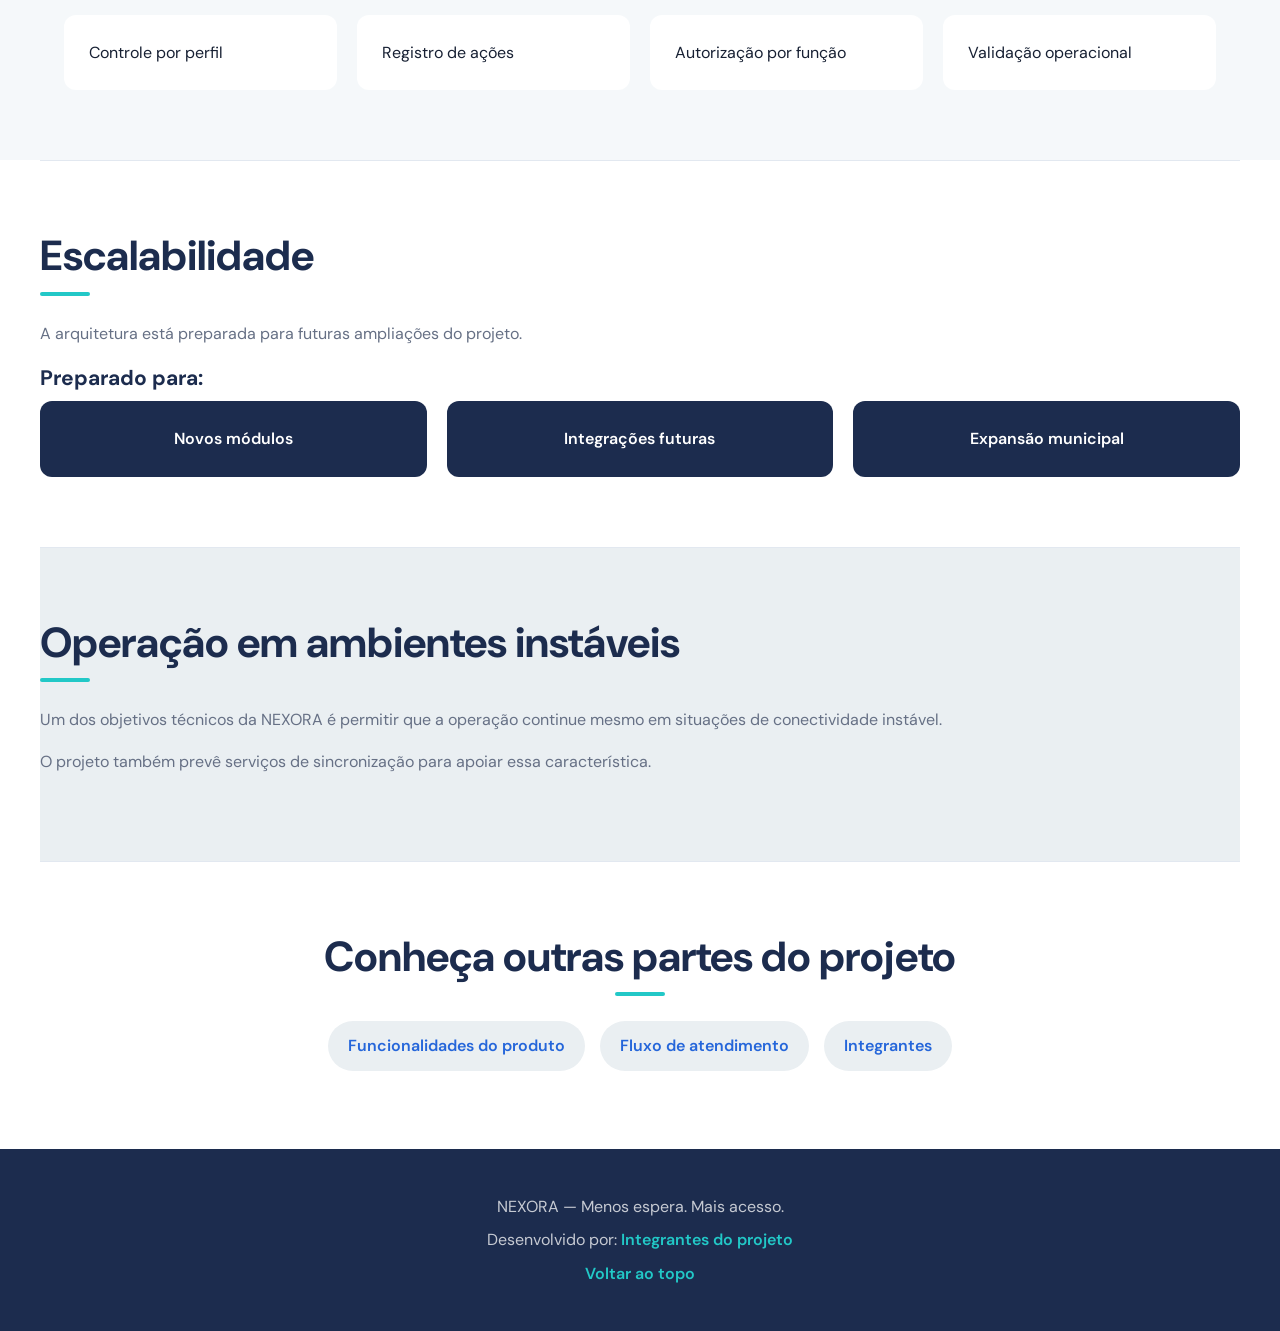
<file: tecnologia.html>
<!DOCTYPE html>
<html lang="pt-BR">

<head>

    <meta charset="UTF-8">
    <meta name="viewport" content="width=device-width, initial-scale=1.0">

    <title>NEXORA | Tecnologia</title>

    <link rel="stylesheet" href="css/style.css">

</head>

<body>

   <header>

    <div class="logo">
        <a href="index.html">
            <img src="img/Logo.jpeg" alt="NEXORA">
        </a>
    </div>

    <nav class="menu">
        <ul>
            <li><a href="index.html">Início</a></li>
            <li><a href="produto.html">Produto</a></li>
            <li><a href="funcionamento.html">Funcionamento</a></li>
            <li><a href="tecnologia.html">Tecnologia</a></li>
            <li><a href="equipe.html">Equipe</a></li>
        </ul>
    </nav>

</header>
    </header>


    <main>

        <section class="pagina-titulo">

            <h1>Arquitetura técnica</h1>

            <p>
                Uma plataforma pensada para funcionar mesmo em ambientes
                com conectividade instável.
            </p>

        </section>

        <section id="objetivo">

            <h2>Objetivo técnico</h2>

            <p>
                Construir uma plataforma escalável que funcione mesmo em
                ambientes com conectividade instável.
            </p>

        </section>

        <section id="arquitetura">

            <h2>Arquitetura geral</h2>

            <p>
                A arquitetura inicial da NEXORA é organizada em diferentes
                componentes conectados.
            </p>

            <ol>

                <li>
                    Aplicativo Mobile
                </li>

                <li>
                    API
                </li>

                <li>
                    Banco Central
                </li>

                <li>
                    Serviços de Sincronização
                </li>

            </ol>

        </section>


        <section id="modelo">

            <h2>Modelo inicial</h2>

            <ul>

                <li>Usuário</li>

                <li>Consulta</li>

                <li>Fila</li>

                <li>Presença</li>

                <li>Unidade</li>

                <li>Notificação</li>

            </ul>

        </section>

        <section id="seguranca">

            <h2>Segurança</h2>

            <p>
                O projeto prevê mecanismos para controlar o acesso e
                registrar as operações realizadas no sistema.
            </p>

            <ul>

                <li>Controle por perfil</li>

                <li>Registro de ações</li>

                <li>Autorização por função</li>

                <li>Validação operacional</li>

            </ul>

        </section>


        <section id="escalabilidade">

            <h2>Escalabilidade</h2>

            <p>
                A arquitetura está preparada para futuras ampliações
                do projeto.
            </p>

            <h3>Preparado para:</h3>

            <ul>

                <li>Novos módulos</li>

                <li>Integrações futuras</li>

                <li>Expansão municipal</li>

            </ul>

        </section>

        <section id="offline">

            <h2>Operação em ambientes instáveis</h2>

            <p>
                Um dos objetivos técnicos da NEXORA é permitir que a
                operação continue mesmo em situações de conectividade
                instável.
            </p>

            <p>
                O projeto também prevê serviços de sincronização para
                apoiar essa característica.
            </p>

        </section>


        <!-- NAVEGAÇÃO -->

        <section id="navegacao">

            <h2>Conheça outras partes do projeto</h2>

            <ul>

                <li>
                    <a href="produto.html">
                        Funcionalidades do produto
                    </a>
                </li>

                <li>
                    <a href="funcionamento.html">
                        Fluxo de atendimento
                    </a>
                </li>

                <li>
                    <a href="equipe.html">
                        Integrantes
                    </a>
                </li>

            </ul>

        </section>

    </main>


    <footer>

        <p>
            NEXORA — Menos espera. Mais acesso.
        </p>

        <p>
            Desenvolvido por:
            <a href="equipe.html">Integrantes do projeto</a>
        </p>

        <a href="#topo">Voltar ao topo</a>

    </footer>


    <script src="js/script.js"></script>

</body>

</html>
</file>
<file: css/style.css>
@import url('https://fonts.googleapis.com/css2?family=DM+Sans:wght@400;500;600;700&display=swap');

:root {
    --azul-escuro: #1C2C4E;
    --azul: #2566DA;
    --turquesa: #22C8C7;
    --azul-claro: #EAEFF2;
    --branco: #FFFFFF;
    --preto: #172033;
    --cinza: #667085;
    --cinza-claro: #F5F8FA;
    --borda: #E2E8F0;
    --largura: 1200px;
}

* {
    margin: 0;
    padding: 0;
    box-sizing: border-box;
}

html {
    scroll-behavior: smooth;
}

body {
    font-family: 'DM Sans', Arial, sans-serif;
    color: var(--preto);
    background: var(--branco);
    line-height: 1.6;
}

img {
    max-width: 100%;
    display: block;
}

a {
    color: inherit;
}

p {
    color: var(--cinza);
    margin-bottom: 16px;
}

ul,
ol {
    padding-left: 20px;
}

li {
    margin-bottom: 8px;
}

header {
    width: 100%;
    min-height: 80px;
    padding: 10px 5%;
    display: flex;
    align-items: center;
    justify-content: space-between;
    gap: 20px;
    background: var(--branco);
    border-bottom: 1px solid var(--borda);
    position: sticky;
    top: 0;
    z-index: 1000;
}

.logo {
    display: flex;
    align-items: center;
}

.logo a {
    display: flex;
    align-items: center;
    text-decoration: none;
}

.logo img {
    width: 150px;
    height: 60px;
    object-fit: contain;
}

.menu ul {
    display: flex;
    align-items: center;
    gap: 5px;
    list-style: none;
    padding: 0;
    margin: 0;
}

.menu li {
    margin: 0;
}

.menu a {
    display: block;
    padding: 10px 14px;
    color: var(--azul-escuro);
    text-decoration: none;
    font-size: 15px;
    font-weight: 600;
    border-radius: 8px;
}

.menu a:hover {
    color: var(--azul);
    background: var(--azul-claro);
}

main {
    width: 100%;
}

section {
    width: min(calc(100% - 40px), var(--largura));
    margin: auto;
    padding: 70px 0;
}

section + section {
    border-top: 1px solid var(--borda);
}

h1,
h2,
h3 {
    color: var(--azul-escuro);
    line-height: 1.2;
}

h1 {
    font-size: 64px;
    font-weight: 700;
    margin-bottom: 20px;
}

h2 {
    font-size: 42px;
    margin-bottom: 25px;
}

h3 {
    font-size: 21px;
    margin: 20px 0 10px;
}

section h2::after {
    content: "";
    display: block;
    width: 50px;
    height: 4px;
    margin-top: 10px;
    border-radius: 5px;
    background: var(--turquesa);
}

.hero {
    width: 100%;
    max-width: none;
    min-height: 620px;
    margin: 0;
    padding: 100px 5%;
    display: flex;
    flex-direction: column;
    justify-content: center;
    background: linear-gradient(135deg, #1C2C4E, #2566DA);
}

.hero > * {
    max-width: 700px;
}

.hero h1 {
    color: var(--branco);
    font-size: 80px;
    margin-bottom: 5px;
}

.hero h2 {
    color: var(--turquesa);
    font-size: 35px;
    margin-bottom: 25px;
}

.hero h2::after {
    display: none;
}

.hero p {
    color: rgba(255, 255, 255, 0.9);
    font-size: 18px;
    max-width: 650px;
    margin-bottom: 30px;
}

.hero > a {
    width: fit-content;
    padding: 13px 26px;
    border-radius: 30px;
    background: var(--turquesa);
    color: var(--azul-escuro);
    text-decoration: none;
    font-weight: 700;
}

.hero > a:hover {
    background: var(--branco);
}

.pagina-titulo {
    width: 100%;
    max-width: none;
    margin: 0;
    padding: 80px 5%;
    background: linear-gradient(135deg, var(--azul-escuro), var(--azul));
}

.pagina-titulo h1 {
    color: var(--branco);
    font-size: 60px;
}

.pagina-titulo p {
    color: rgba(255, 255, 255, 0.9);
    font-size: 18px;
    max-width: 650px;
}

#sobre {
    display: grid;
    grid-template-columns: 0.8fr 1.2fr;
    gap: 60px;
    align-items: center;
}

#sobre h2 {
    margin-bottom: 0;
}

#sobre p {
    font-size: 17px;
}

#problema {
    background: var(--cinza-claro);
    width: 100%;
    max-width: none;
    padding-left: 5%;
    padding-right: 5%;
}

#problema ul {
    display: grid;
    grid-template-columns: repeat(2, 1fr);
    gap: 15px;
    list-style: none;
    padding: 0;
}

#problema li {
    margin: 0;
    padding: 18px;
    background: var(--branco);
    border: 1px solid var(--borda);
    border-radius: 12px;
}

#solucao {
    display: grid;
    grid-template-columns: 1fr 1fr;
    gap: 50px;
}

#solucao h2 {
    grid-column: 1 / -1;
}

#solucao ul {
    list-style: none;
    padding: 0;
}

#solucao li {
    padding: 16px 20px;
    margin-bottom: 12px;
    background: var(--branco);
    border: 1px solid var(--borda);
    border-left: 4px solid var(--turquesa);
    border-radius: 8px;
}

#publico {
    background: var(--cinza-claro);
    width: 100%;
    max-width: none;
    padding-left: 5%;
    padding-right: 5%;
}

#publico ul {
    display: grid;
    grid-template-columns: repeat(3, 1fr);
    gap: 20px;
    list-style: none;
    padding: 0;
}

#publico li {
    background: var(--branco);
    border-radius: 12px;
    padding: 25px;
    border-top: 4px solid var(--turquesa);
}

#navegacao,
#links {
    text-align: center;
}

#navegacao h2,
#links h2 {
    text-align: center;
}

#navegacao h2::after,
#links h2::after {
    margin-left: auto;
    margin-right: auto;
}

#navegacao ul,
#links ul {
    list-style: none;
    padding: 0;
    display: flex;
    justify-content: center;
    flex-wrap: wrap;
    gap: 15px;
}

#navegacao a,
#links a {
    display: inline-block;
    padding: 12px 20px;
    color: var(--azul);
    background: var(--azul-claro);
    border-radius: 25px;
    text-decoration: none;
    font-weight: 600;
}

#navegacao a:hover,
#links a:hover {
    background: var(--azul);
    color: var(--branco);
}

#missao,
#visao {
    display: grid;
    grid-template-columns: 0.6fr 1.4fr;
    gap: 50px;
    align-items: center;
}

#missao p,
#visao p {
    font-size: 19px;
}

#valores {
    background: var(--cinza-claro);
    width: 100%;
    max-width: none;
    padding-left: 5%;
    padding-right: 5%;
}

#valores ul {
    display: grid;
    grid-template-columns: repeat(3, 1fr);
    gap: 20px;
    list-style: none;
    padding: 0;
}

#valores li {
    margin: 0;
    padding: 25px;
    background: var(--branco);
    border-radius: 12px;
    font-weight: 600;
    color: var(--azul-escuro);
}

#valores li::before {
    content: "✓";
    color: var(--turquesa);
    font-weight: 700;
    margin-right: 10px;
}

#funcionalidades {
    display: grid;
    grid-template-columns: repeat(3, 1fr);
    gap: 25px;
}

#funcionalidades > h2 {
    grid-column: 1 / -1;
}

.funcionalidade {
    padding: 28px;
    background: var(--branco);
    border: 1px solid var(--borda);
    border-radius: 16px;
}

.funcionalidade h3 {
    margin-top: 0;
    color: var(--azul);
}

.funcionalidade ul {
    list-style: none;
    padding: 0;
}

.funcionalidade li {
    padding: 10px 0;
    border-bottom: 1px solid var(--borda);
}

.funcionalidade li:last-child {
    border-bottom: none;
}

#expansao {
    background: linear-gradient(135deg, var(--azul-escuro), var(--azul));
    width: 100%;
    max-width: none;
    padding-left: 5%;
    padding-right: 5%;
}

#expansao h2 {
    color: var(--branco);
}

#expansao h2::after {
    background: var(--turquesa);
}

#expansao p {
    color: rgba(255, 255, 255, 0.9);
}

#expansao ul {
    display: grid;
    grid-template-columns: repeat(5, 1fr);
    gap: 15px;
    list-style: none;
    padding: 0;
}

#expansao li {
    margin: 0;
    padding: 18px;
    background: rgba(255, 255, 255, 0.1);
    border: 1px solid rgba(255, 255, 255, 0.2);
    border-radius: 10px;
    color: var(--branco);
    text-align: center;
}

#fluxo ol {
    list-style: none;
    padding: 0;
    display: grid;
    grid-template-columns: repeat(2, 1fr);
    gap: 20px;
    counter-reset: fluxo;
}

#fluxo li {
    counter-increment: fluxo;
    margin: 0;
    padding: 25px 25px 25px 70px;
    background: var(--cinza-claro);
    border-radius: 12px;
    border: 1px solid var(--borda);
    position: relative;
}

#fluxo li::before {
    content: counter(fluxo);
    position: absolute;
    left: 20px;
    top: 25px;
    width: 35px;
    height: 35px;
    border-radius: 50%;
    display: flex;
    align-items: center;
    justify-content: center;
    color: var(--branco);
    font-weight: 700;
    background: var(--azul);
}

#fluxo strong {
    display: block;
    color: var(--azul-escuro);
    font-size: 18px;
    margin-bottom: 5px;
}

#fluxo p {
    margin: 0;
}

#estados {
    background: var(--cinza-claro);
    width: 100%;
    max-width: none;
    padding-left: 5%;
    padding-right: 5%;
}

#estados ul {
    display: flex;
    flex-wrap: wrap;
    gap: 10px;
    list-style: none;
    padding: 0;
}

#estados li {
    margin: 0;
    padding: 10px 18px;
    background: var(--branco);
    border-radius: 25px;
    color: var(--azul);
    border: 1px solid var(--borda);
    font-weight: 600;
}

#redistribuicao ol {
    display: grid;
    grid-template-columns: repeat(5, 1fr);
    gap: 15px;
    list-style: none;
    padding: 0;
    counter-reset: redistribuicao;
}

#redistribuicao li {
    counter-increment: redistribuicao;
    margin: 0;
    padding: 20px 15px;
    text-align: center;
    background: var(--azul-claro);
    color: var(--azul-escuro);
    border-radius: 12px;
    font-weight: 600;
}

#redistribuicao li::before {
    content: counter(redistribuicao);
    display: flex;
    width: 35px;
    height: 35px;
    margin: 0 auto 10px;
    align-items: center;
    justify-content: center;
    border-radius: 50%;
    color: var(--branco);
    background: var(--azul);
}

#perfis {
    display: grid;
    grid-template-columns: repeat(4, 1fr);
    gap: 20px;
}

#perfis > h2 {
    grid-column: 1 / -1;
}

#perfis article {
    padding: 25px;
    border-radius: 12px;
    background: var(--branco);
    border: 1px solid var(--borda);
}

#perfis h3 {
    margin-top: 0;
    color: var(--azul);
}

#regras {
    background: var(--azul-escuro);
    width: 100%;
    max-width: none;
    padding-left: 5%;
    padding-right: 5%;
}

#regras h2 {
    color: var(--branco);
}

#regras h2::after {
    background: var(--turquesa);
}

#regras ul {
    list-style: none;
    padding: 0;
}

#regras li {
    color: rgba(255, 255, 255, 0.9);
    margin-bottom: 12px;
    padding: 16px 20px;
    border-radius: 8px;
    background: rgba(255, 255, 255, 0.07);
    border-left: 3px solid var(--turquesa);
}

#objetivo {
    background: var(--cinza-claro);
}

#arquitetura {
    background: var(--cinza-claro);
    width: 100%;
    max-width: none;
    padding-left: 5%;
    padding-right: 5%;
}

#arquitetura ol {
    list-style: none;
    padding: 0;
    display: grid;
    grid-template-columns: repeat(4, 1fr);
    gap: 20px;
}

#arquitetura li {
    margin: 0;
    padding: 30px 20px;
    background: var(--branco);
    border-radius: 12px;
    text-align: center;
    font-weight: 700;
    color: var(--azul-escuro);
}

#modelo ul {
    display: grid;
    grid-template-columns: repeat(3, 1fr);
    gap: 15px;
    list-style: none;
    padding: 0;
}

#modelo li {
    margin: 0;
    padding: 20px;
    text-align: center;
    border-radius: 12px;
    background: var(--azul-claro);
    color: var(--azul-escuro);
    font-weight: 600;
}

#seguranca {
    background: var(--cinza-claro);
    width: 100%;
    max-width: none;
    padding-left: 5%;
    padding-right: 5%;
}

#seguranca ul {
    display: grid;
    grid-template-columns: repeat(4, 1fr);
    gap: 20px;
    list-style: none;
    padding: 0;
}

#seguranca li {
    margin: 0;
    padding: 25px;
    background: var(--branco);
    border-radius: 12px;
}

#escalabilidade ul {
    display: grid;
    grid-template-columns: repeat(3, 1fr);
    gap: 20px;
    list-style: none;
    padding: 0;
}

#escalabilidade li {
    margin: 0;
    padding: 25px;
    border-radius: 12px;
    background: var(--azul-escuro);
    color: var(--branco);
    text-align: center;
    font-weight: 600;
}

#offline {
    background: var(--azul-claro);
}

.integrante {
    display: grid;
    grid-template-columns: 250px 1fr;
    gap: 40px;
    align-items: center;
    padding: 40px;
    background: var(--branco);
    border: 1px solid var(--borda);
    border-radius: 16px;
    margin-bottom: 25px;
}

.integrante img {
    width: 220px;
    height: 220px;
    object-fit: cover;
    border-radius: 50%;
    border: 6px solid var(--azul-claro);
}

.integrante h2 {
    margin-bottom: 15px;
}

.integrante h2::after {
    display: none;
}

.integrante h3 {
    color: var(--azul);
    font-size: 18px;
}

.integrante ul {
    display: flex;
    flex-wrap: wrap;
    gap: 8px;
    list-style: none;
    padding: 0;
}

.integrante li {
    margin: 0;
    padding: 7px 13px;
    background: var(--azul-claro);
    color: var(--azul-escuro);
    border-radius: 20px;
    font-size: 14px;
    font-weight: 600;
}

#projeto {
    text-align: center;
}

#projeto h2::after {
    margin-left: auto;
    margin-right: auto;
}

#projeto a {
    display: inline-block;
    margin-top: 15px;
    padding: 12px 25px;
    background: var(--azul);
    color: var(--branco);
    border-radius: 25px;
    text-decoration: none;
    font-weight: 600;
}

#projeto a:hover {
    background: var(--azul-escuro);
}

footer {
    padding: 45px 5%;
    background: var(--azul-escuro);
    text-align: center;
}

footer p {
    color: rgba(255, 255, 255, 0.75);
    margin-bottom: 8px;
}

footer a {
    color: var(--turquesa);
    text-decoration: none;
    font-weight: 600;
}

@media (max-width: 900px) {
    header {
        flex-direction: column;
        padding: 15px 25px;
        gap: 10px;
    }

    .menu ul {
        flex-wrap: wrap;
        justify-content: center;
    }

    #sobre,
    #missao,
    #visao {
        grid-template-columns: 1fr;
    }

    #problema ul,
    #publico ul {
        grid-template-columns: 1fr;
    }

    #solucao {
        grid-template-columns: 1fr;
    }

    #valores ul,
    #modelo ul,
    #seguranca ul {
        grid-template-columns: repeat(2, 1fr);
    }

    #funcionalidades {
        grid-template-columns: 1fr;
    }

    #expansao ul,
    #redistribuicao ol {
        grid-template-columns: repeat(2, 1fr);
    }

    #fluxo ol {
        grid-template-columns: 1fr;
    }

    #perfis {
        grid-template-columns: repeat(2, 1fr);
    }

    #arquitetura ol {
        grid-template-columns: repeat(2, 1fr);
    }

    #escalabilidade ul {
        grid-template-columns: 1fr;
    }

    .integrante {
        grid-template-columns: 1fr;
        text-align: center;
    }

    .integrante img {
        margin: auto;
    }

    .integrante ul {
        justify-content: center;
    }
}

@media (max-width: 600px) {
    header {
        padding: 15px;
    }

    .logo img {
        width: 135px;
        height: 55px;
    }

    .menu ul {
        gap: 2px;
    }

    .menu a {
        padding: 8px;
        font-size: 13px;
    }

    section {
        width: calc(100% - 30px);
        padding: 50px 0;
    }

    h1 {
        font-size: 45px;
    }

    h2 {
        font-size: 32px;
    }

    .hero {
        min-height: 550px;
        padding: 70px 25px;
    }

    .hero h1 {
        font-size: 52px;
    }

    .hero h2 {
        font-size: 26px;
    }

    .hero p {
        font-size: 16px;
    }

    .pagina-titulo {
        padding: 60px 25px;
    }

    .pagina-titulo h1 {
        font-size: 45px;
    }

    #valores ul,
    #expansao ul,
    #redistribuicao ol,
    #perfis,
    #arquitetura ol,
    #modelo ul,
    #seguranca ul {
        grid-template-columns: 1fr;
    }

    .integrante {
        padding: 30px 20px;
    }

    .integrante img {
        width: 180px;
        height: 180px;
    }

    #navegacao ul,
    #links ul {
        flex-direction: column;
    }

    #navegacao a,
    #links a {
        display: block;
    }
}

.integrante p {
    color: var(--cinza);
}

.integrante h2 {
    color: var(--azul-escuro);
}

.integrante h3 {
    color: var(--azul);
}
</file>
